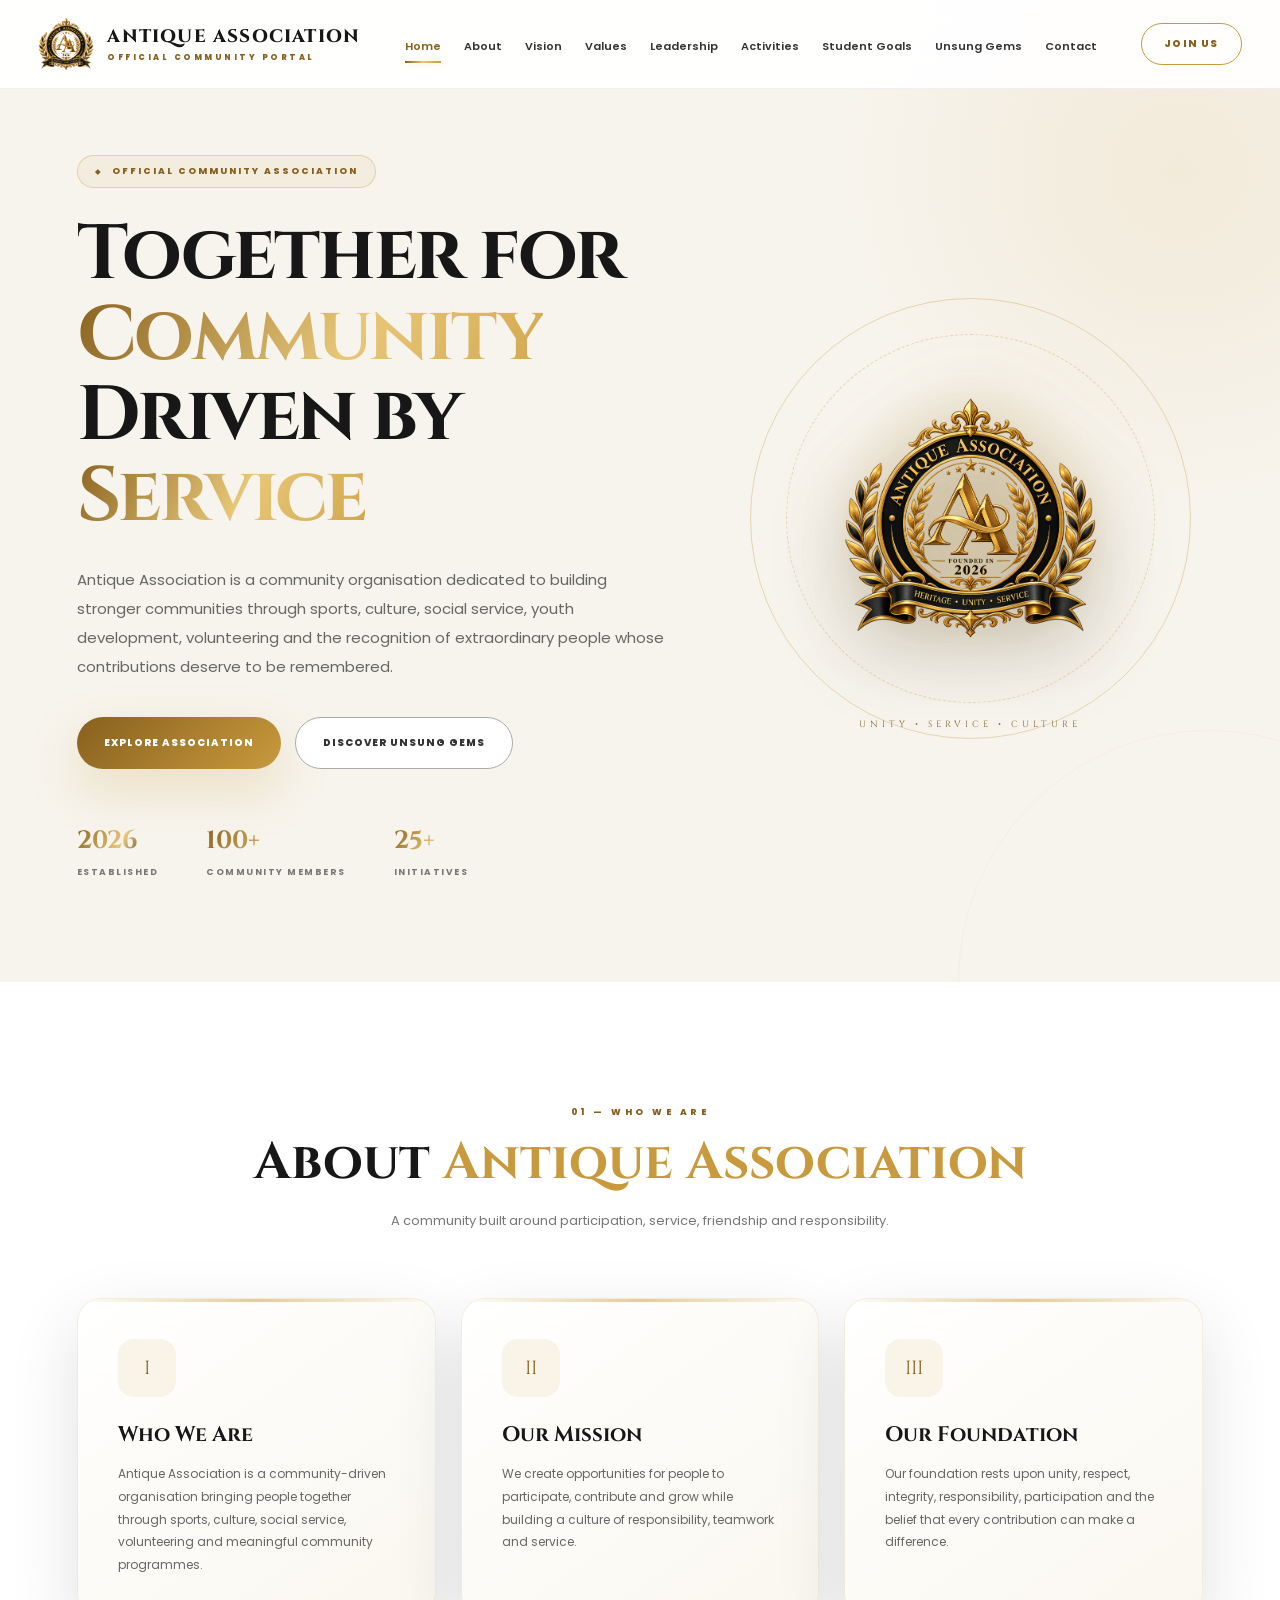
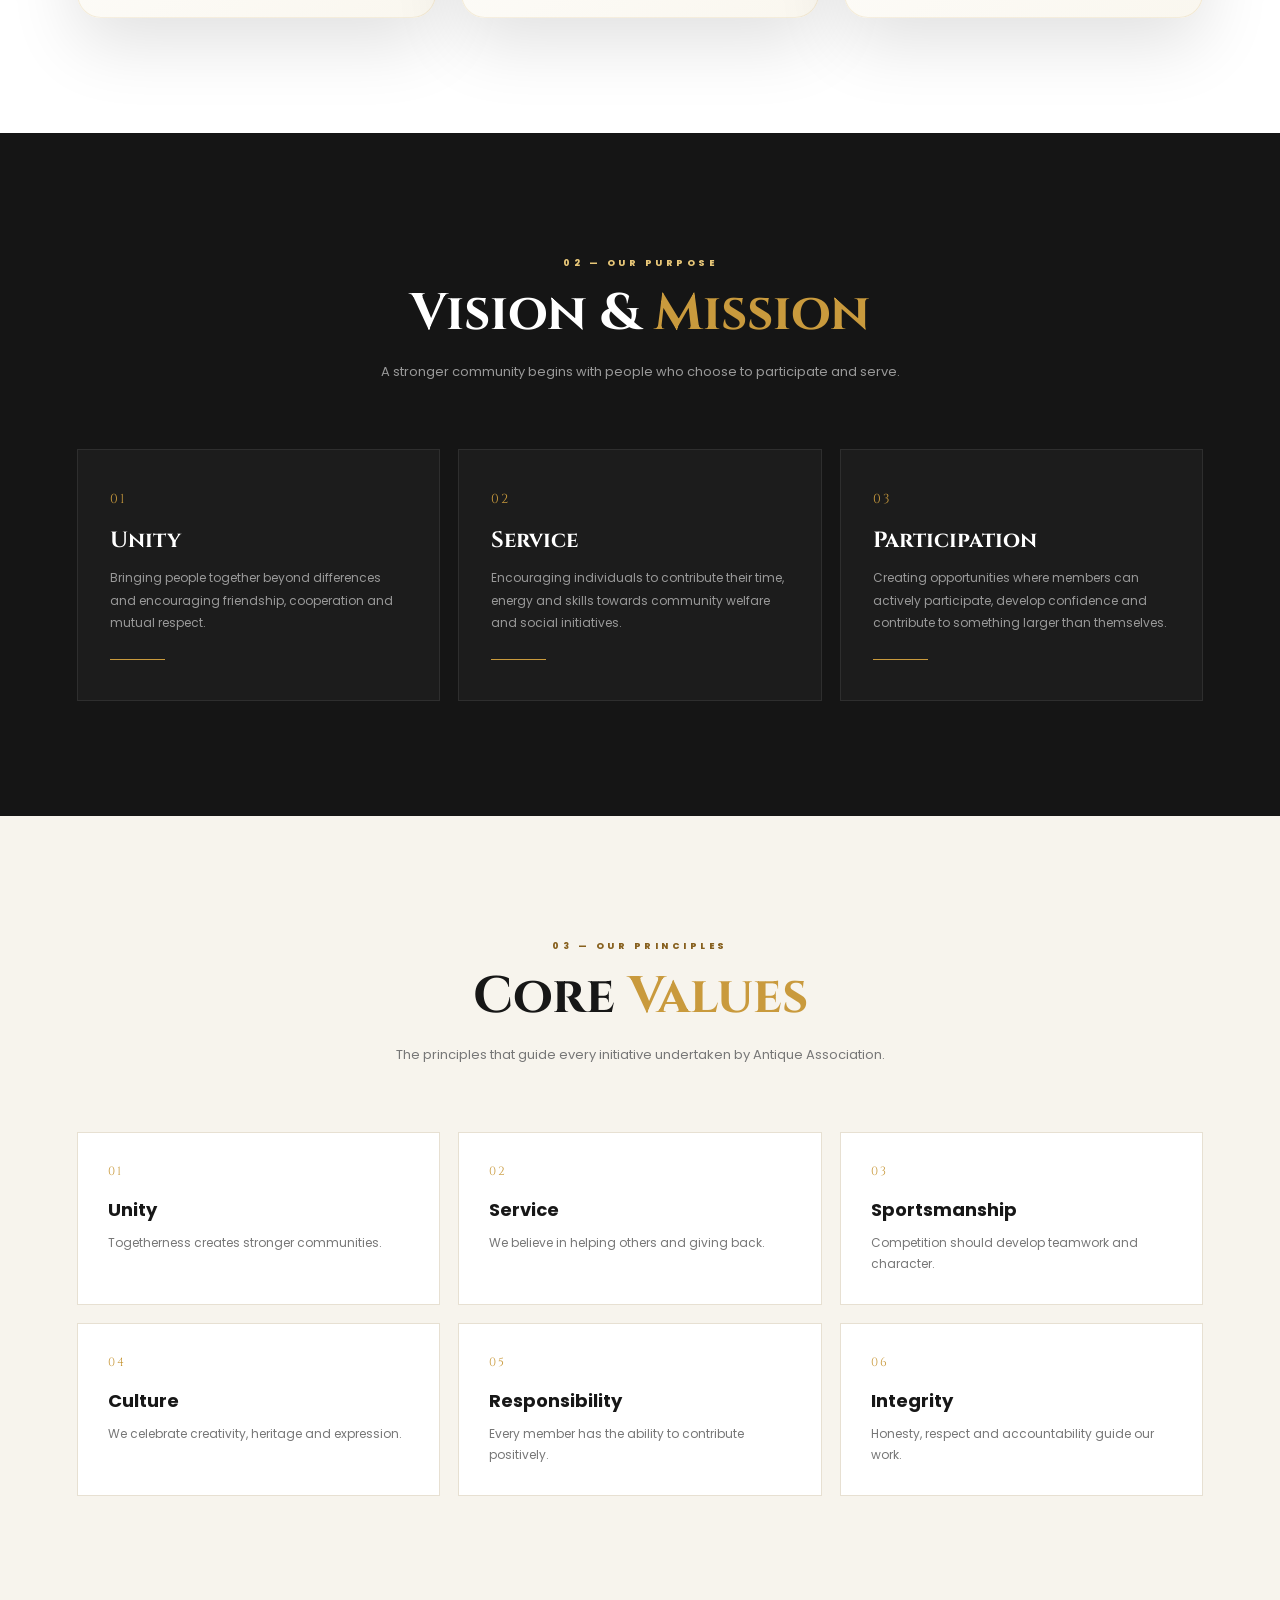
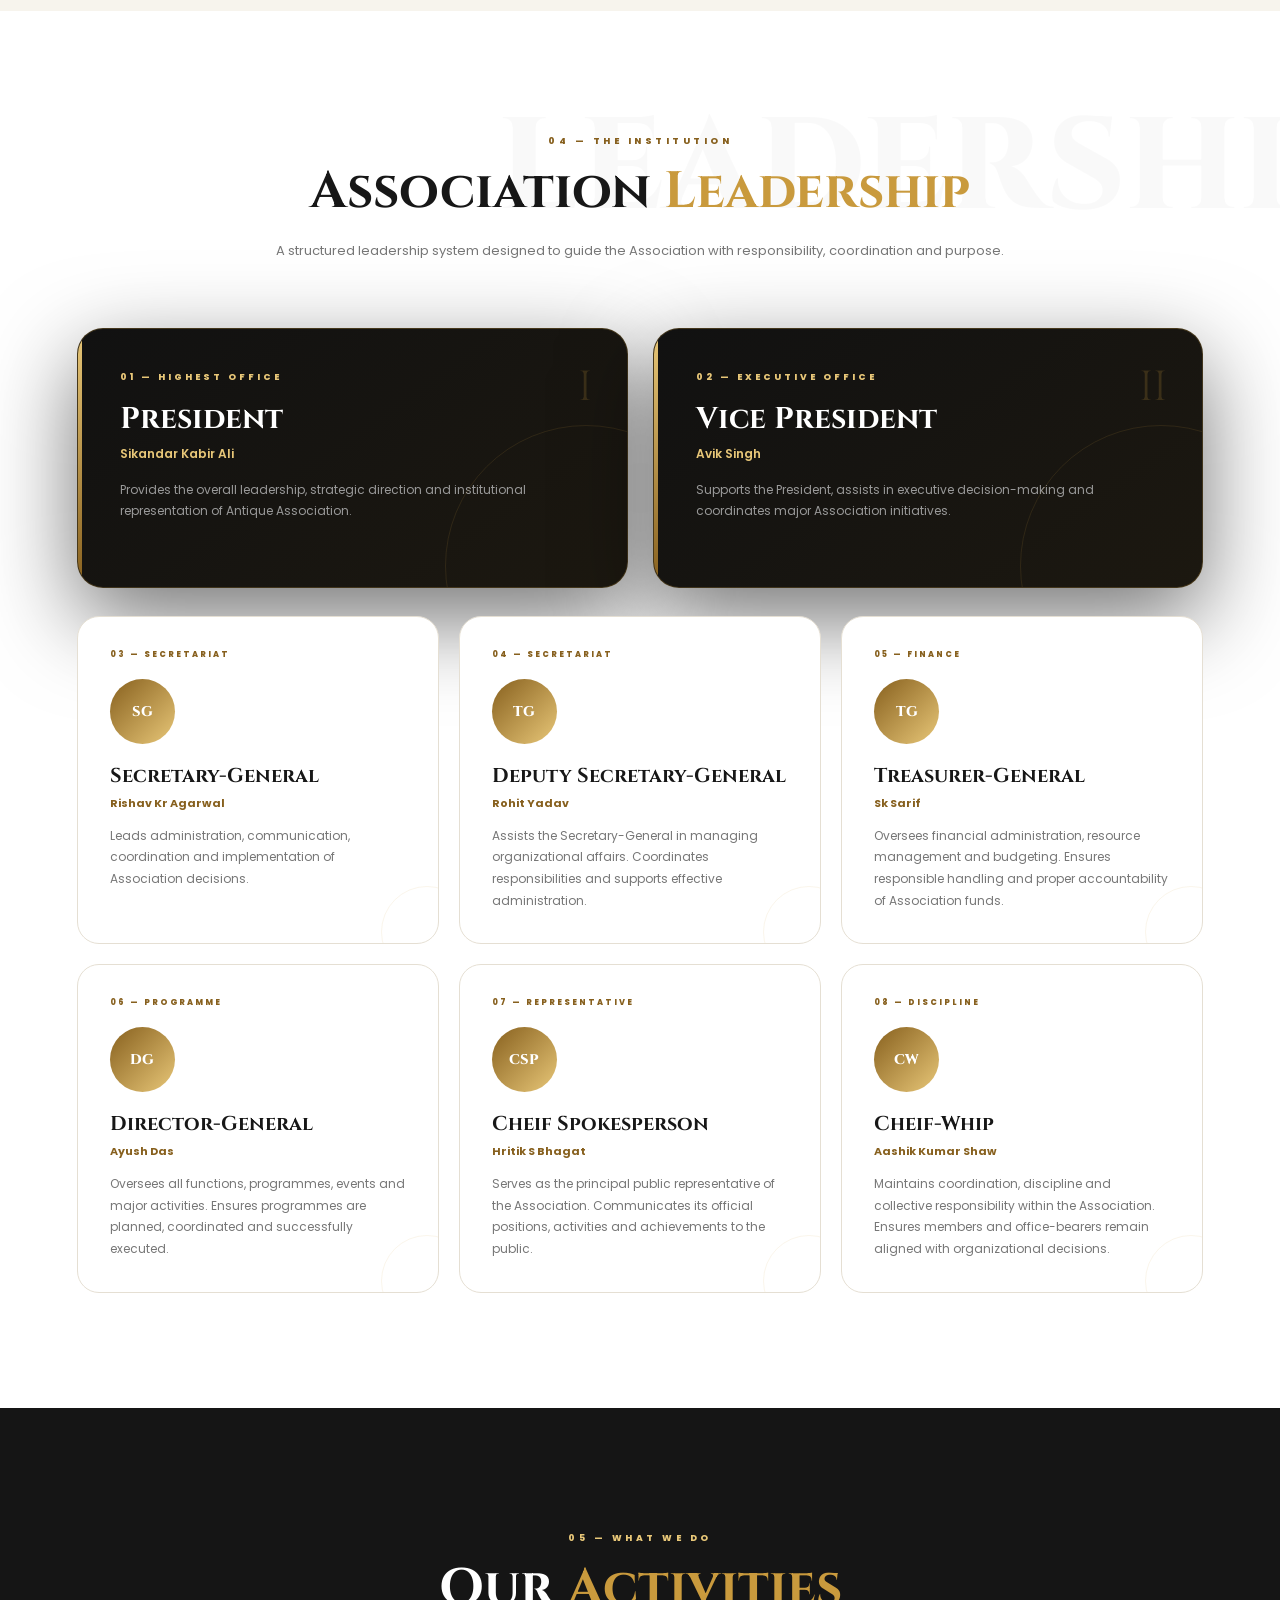
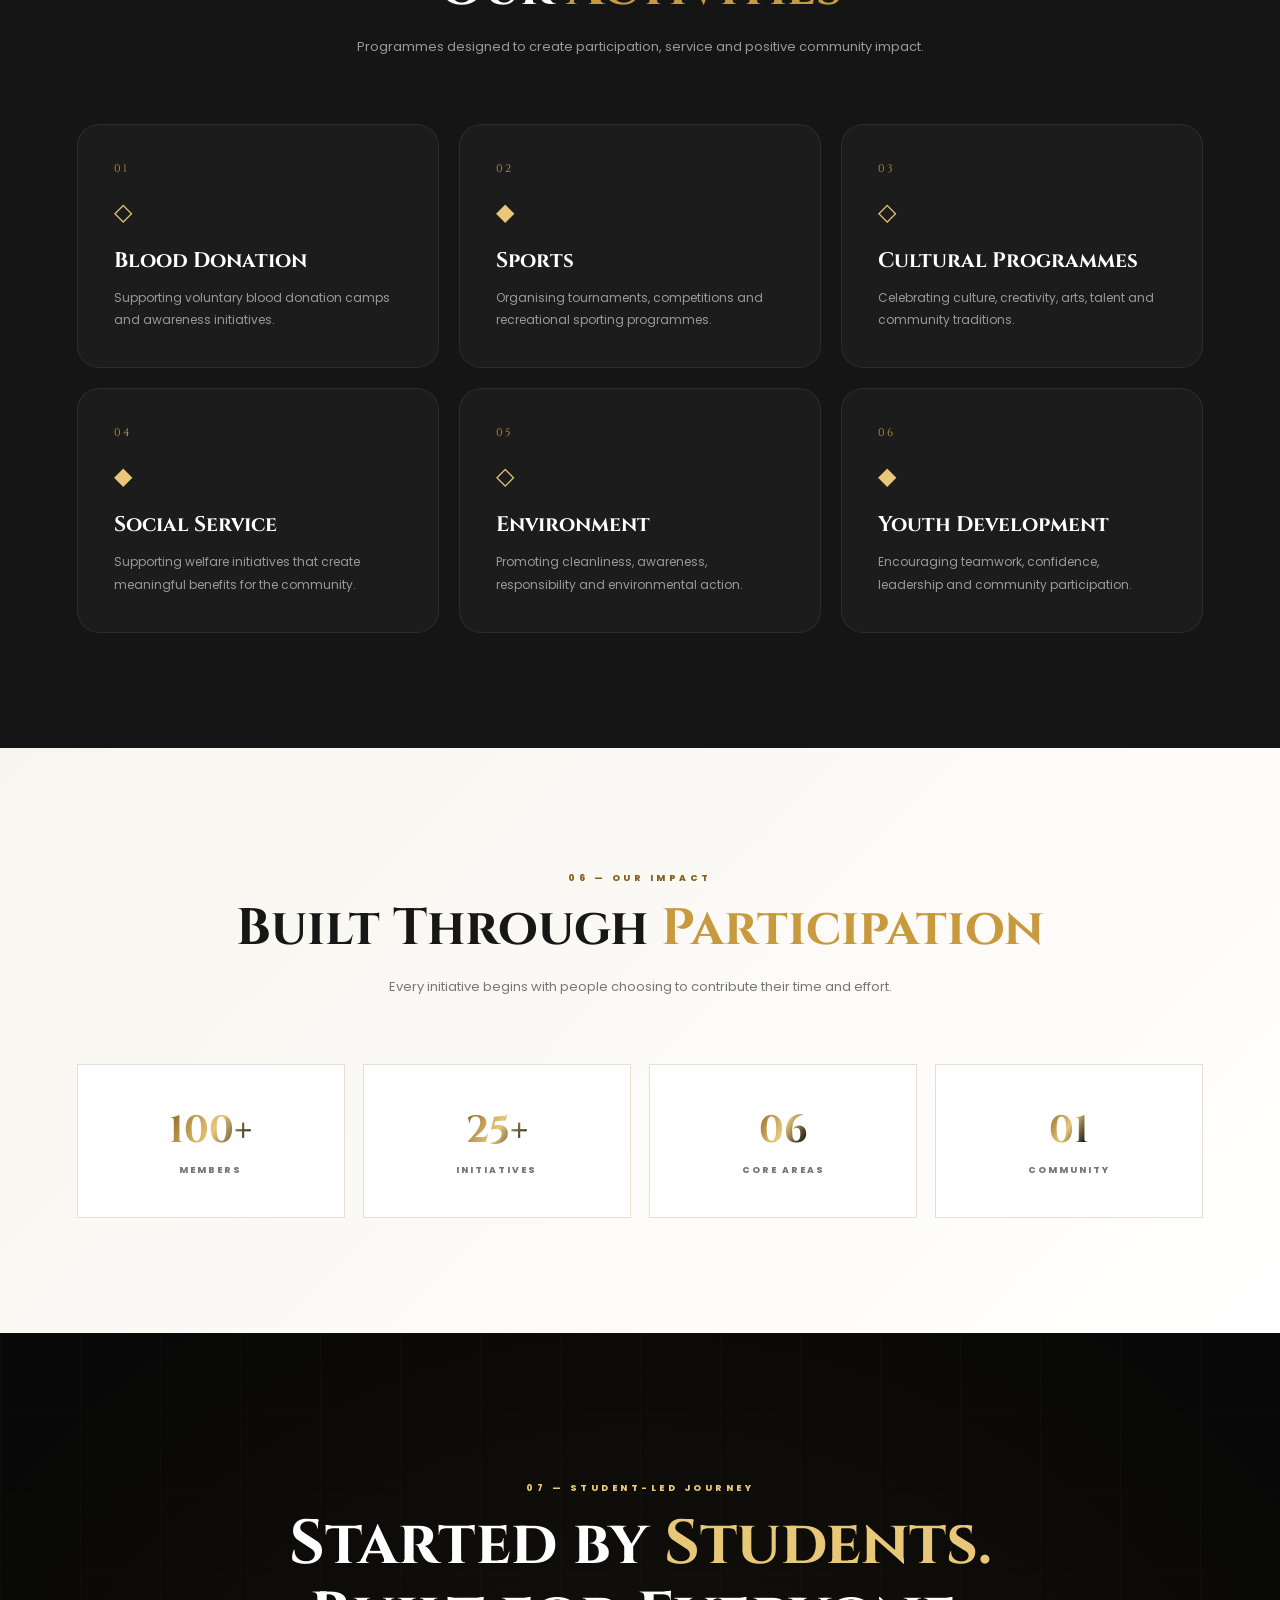
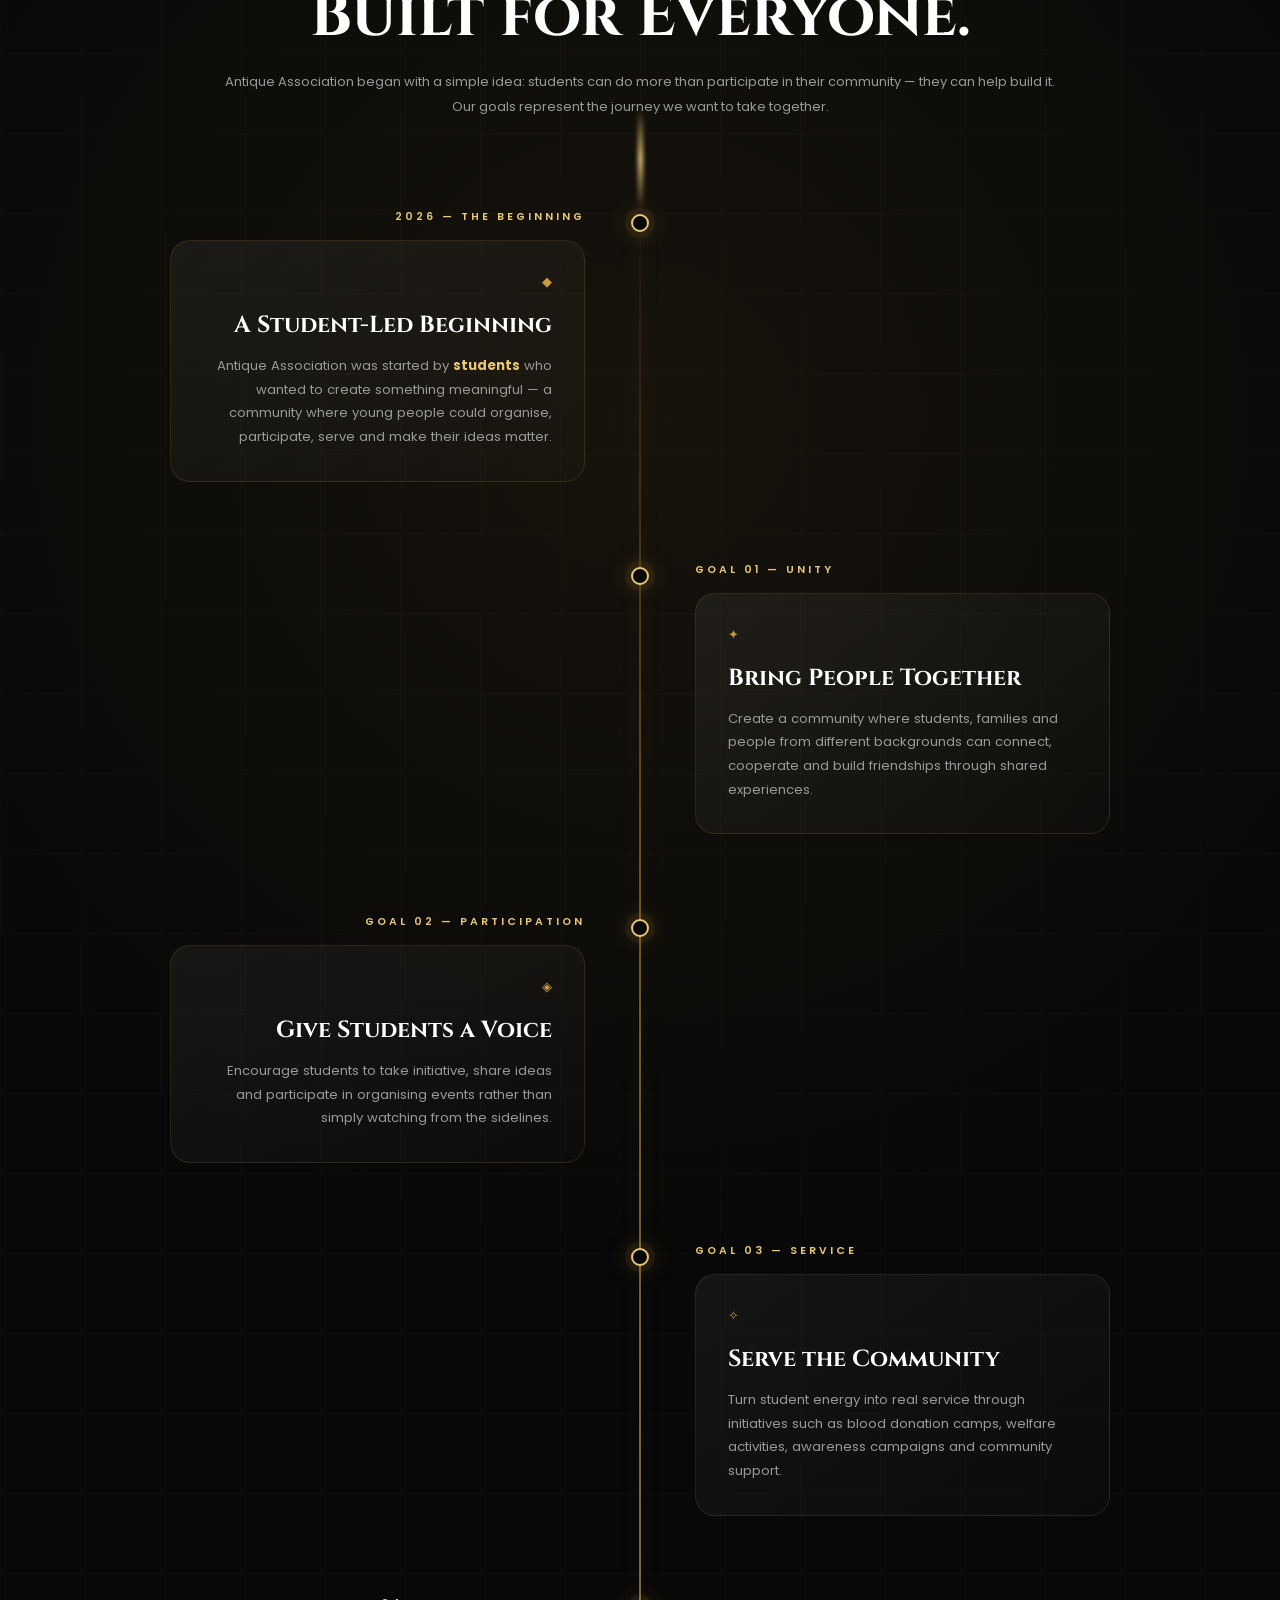
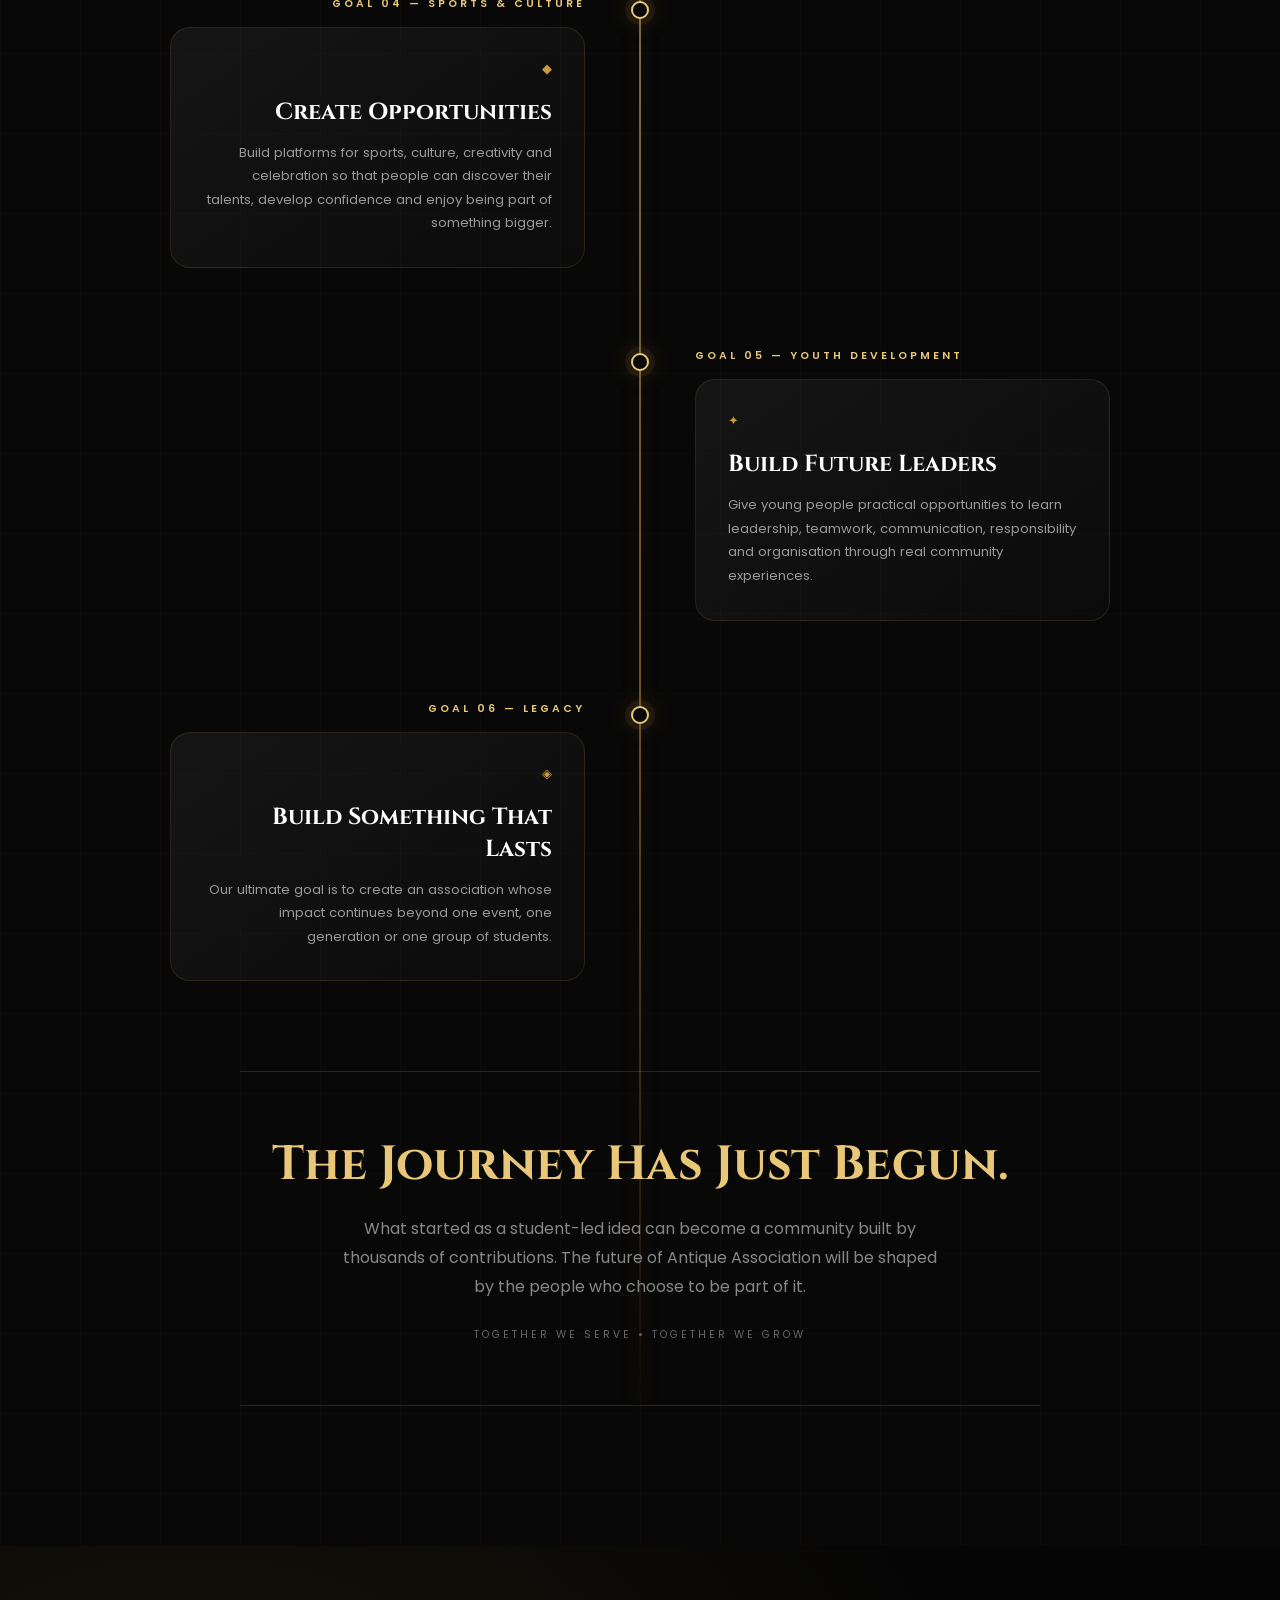
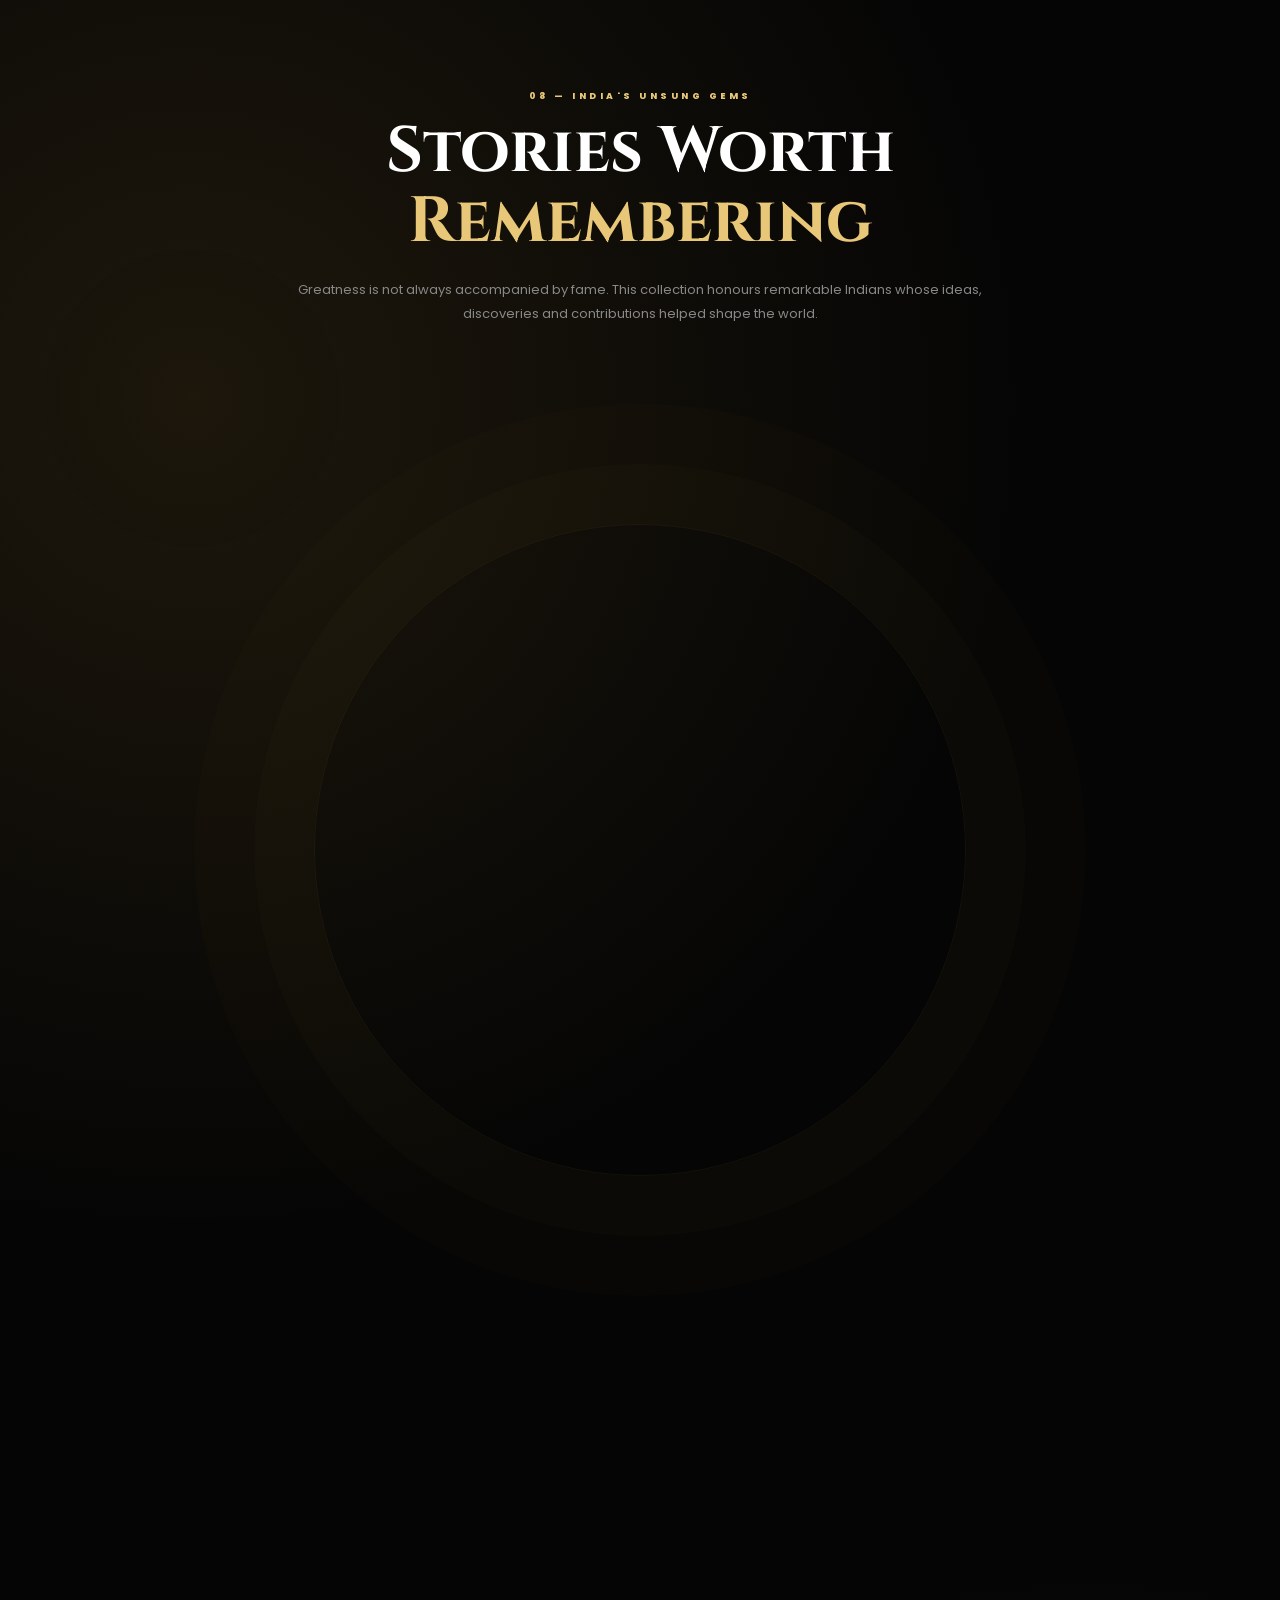
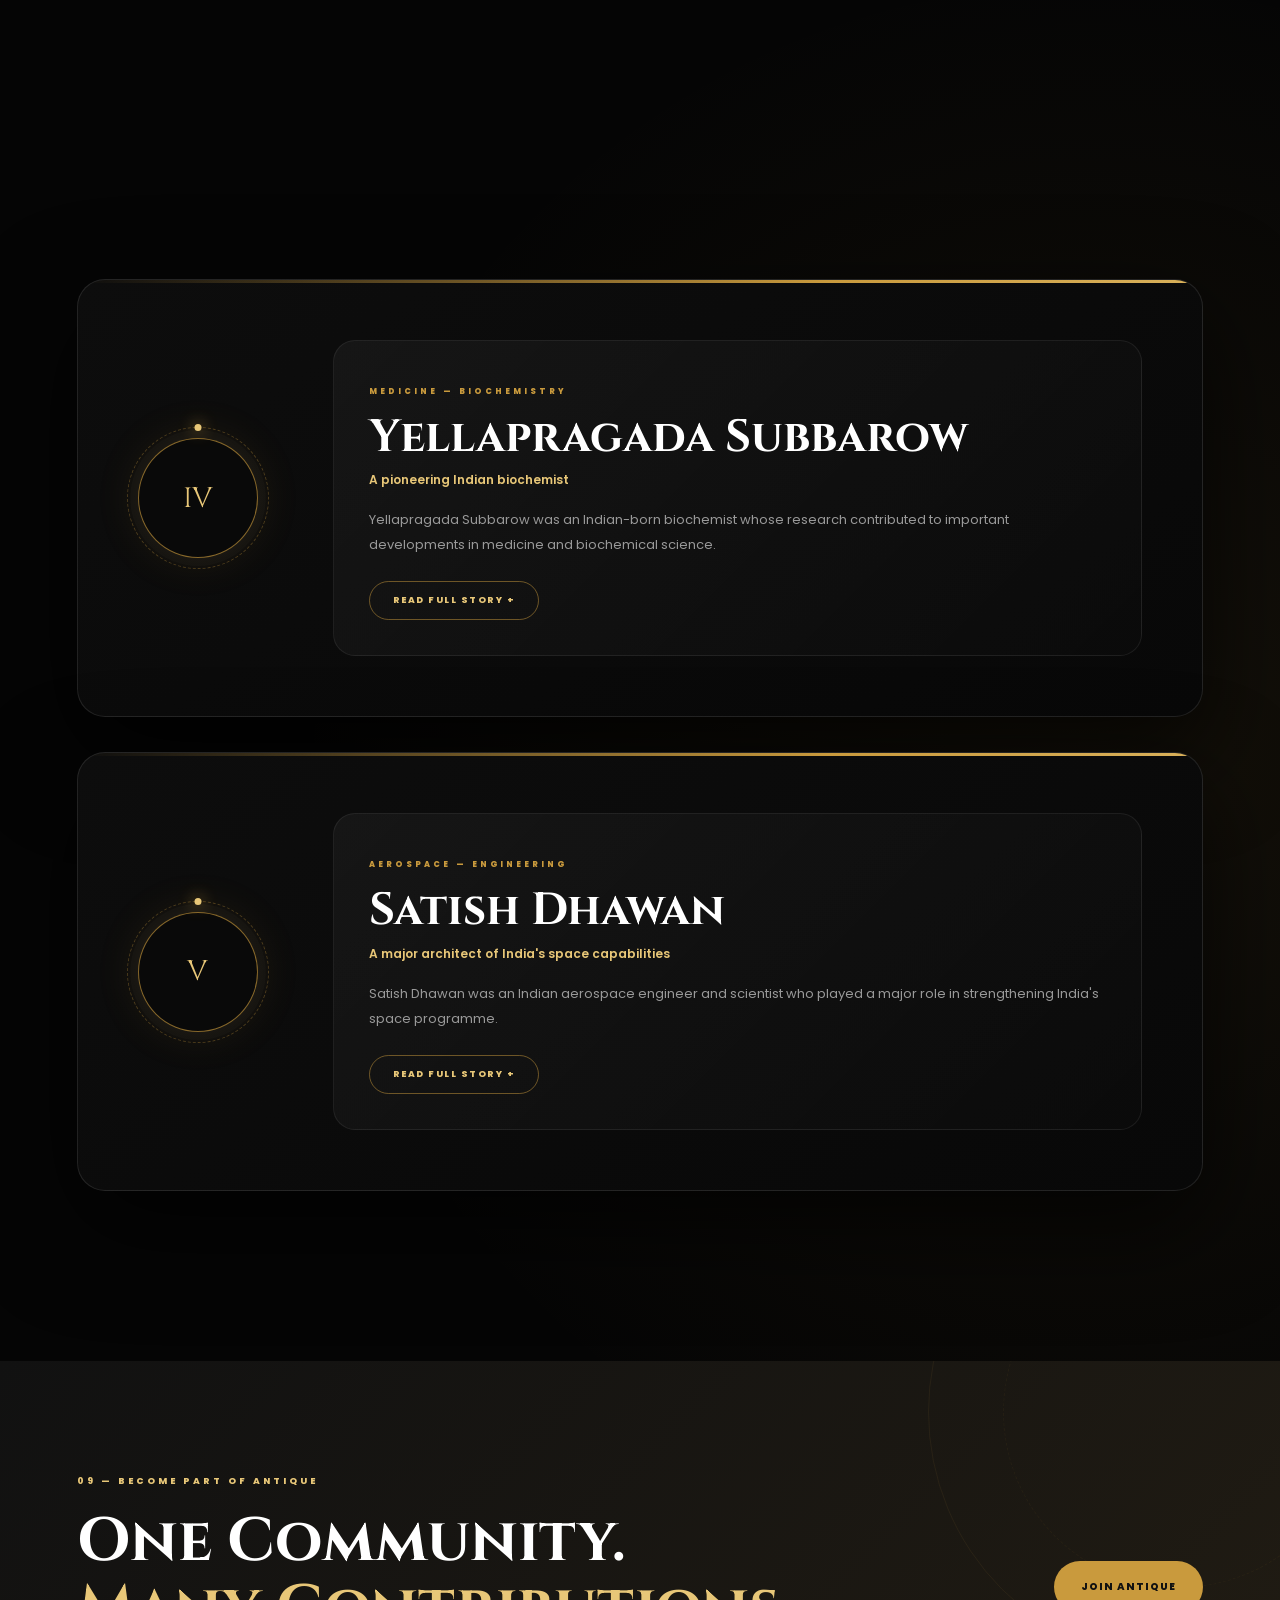
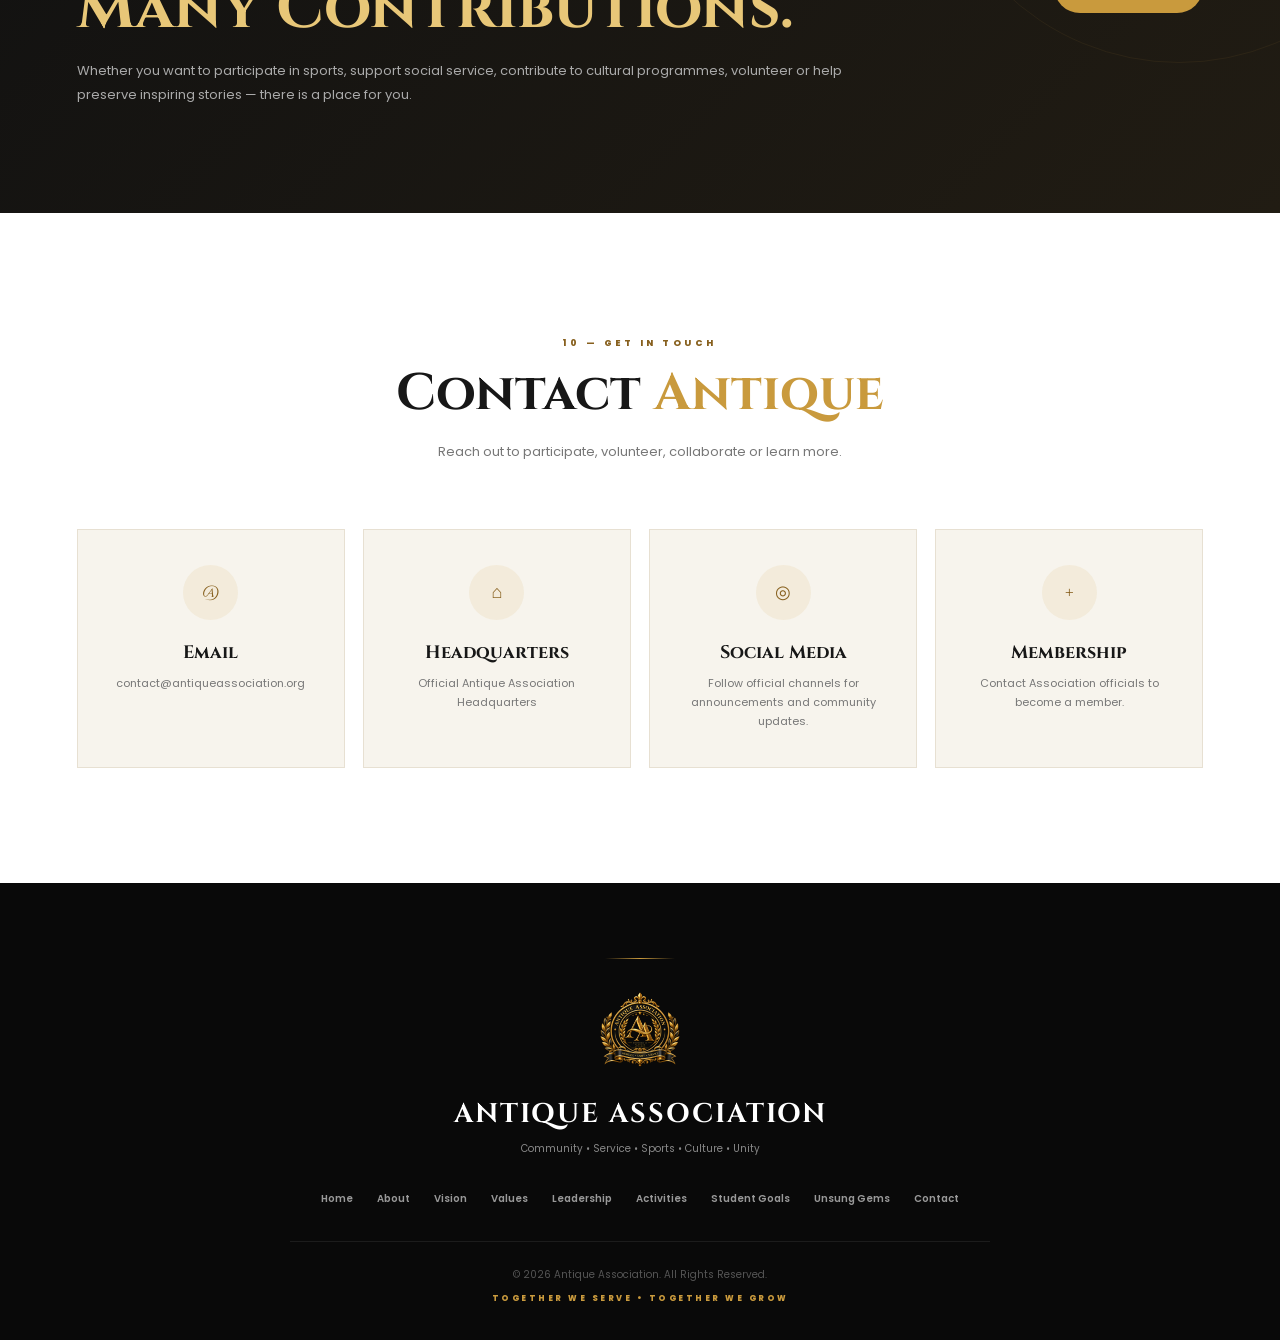
<file: index.html>
<!DOCTYPE html>
<html lang="en">
<head>
<meta charset="UTF-8">
<meta name="viewport" content="width=device-width, initial-scale=1.0">

<meta name="description"
content="Antique Association — A community organisation dedicated to service, sports, culture, unity and recognising India's unsung gems.">

<title>Antique Association | Official Portal</title>

<link rel="preconnect" href="https://fonts.googleapis.com">
<link rel="preconnect" href="https://fonts.gstatic.com" crossorigin>

<link href="https://fonts.googleapis.com/css2?family=Cinzel:wght@500;600;700;800&family=Poppins:wght@300;400;500;600;700;800&display=swap" rel="stylesheet">
<link rel="icon" type="image/png" href="ChatGPT Image Sep 1, 2026, 12_12_09 AM.png">
<style>

:root{
    --gold:#c99a3d;
    --gold-light:#e8c778;
    --gold-dark:#87601e;
    --black:#080808;
    --black-soft:#101010;
    --dark:#151515;
    --dark-card:#1b1b1b;
    --white:#ffffff;
    --cream:#f7f4ed;
    --grey:#777;
    --border:#e7e0d2;
    --shadow:0 25px 70px rgba(0,0,0,.12);
    --shadow-dark:0 30px 90px rgba(0,0,0,.55);
}

*{
    margin:0;
    padding:0;
    box-sizing:border-box;
}

html{
    scroll-behavior:smooth;
}

body{
    font-family:"Poppins",sans-serif;
    background:var(--cream);
    color:#171717;
    overflow-x:hidden;
}

a{
    color:inherit;
    text-decoration:none;
}

button{
    font-family:inherit;
}

img{
    max-width:100%;
}

::-webkit-scrollbar{
    width:8px;
}

::-webkit-scrollbar-track{
    background:#090909;
}

::-webkit-scrollbar-thumb{
    background:linear-gradient(
        180deg,
        var(--gold-light),
        var(--gold-dark)
    );
    border-radius:20px;
}

#progress{
    position:fixed;
    top:0;
    left:0;
    width:0;
    height:3px;
    background:linear-gradient(
        90deg,
        var(--gold-dark),
        var(--gold-light),
        var(--gold)
    );
    z-index:99999;
    box-shadow:0 0 12px rgba(201,154,61,.6);
}

/* =========================================================
   HEADER
========================================================= */

header{
    position:fixed;
    top:0;
    left:0;
    width:100%;
    z-index:5000;
    background:rgba(255,255,255,.93);
    backdrop-filter:blur(20px);
    border-bottom:1px solid rgba(0,0,0,.06);
    transition:.35s ease;
}

header.scrolled{
    box-shadow:0 15px 45px rgba(0,0,0,.13);
}

.navbar{
    width:min(1450px,94%);
    height:88px;
    margin:auto;
    display:flex;
    align-items:center;
    justify-content:space-between;
    gap:25px;
}

.logo{
    display:flex;
    align-items:center;
    gap:13px;
}

.logo img{
    width:56px;
    height:56px;
    object-fit:contain;
    transition:.5s cubic-bezier(.16,1,.3,1);
}

.logo:hover img{
    transform:scale(1.08) rotate(-4deg);
    filter:drop-shadow(0 0 12px rgba(201,154,61,.35));
}

.logo-text h1{
    font-family:"Cinzel",serif;
    font-size:18px;
    font-weight:800;
    letter-spacing:1.2px;
}

.logo-text p{
    color:var(--gold-dark);
    font-size:8px;
    font-weight:800;
    letter-spacing:2.5px;
    margin-top:3px;
}

/* =========================================================
   NAVIGATION
========================================================= */

.nav-links{
    list-style:none;
    display:flex;
    align-items:center;
    gap:23px;
}

.nav-links a{
    position:relative;
    color:#333;
    font-size:11px;
    font-weight:600;
    transition:.35s ease;
}

.nav-links a:hover,
.nav-links a.active{
    color:var(--gold-dark);
    transform:translateY(-1px);
}

.nav-links a::after{
    content:"";
    position:absolute;
    left:50%;
    bottom:-9px;
    width:0;
    height:2px;
    background:linear-gradient(
        90deg,
        var(--gold-dark),
        var(--gold-light),
        var(--gold)
    );
    transform:translateX(-50%);
    transition:.4s cubic-bezier(.16,1,.3,1);
    box-shadow:0 0 8px rgba(201,154,61,.35);
}

.nav-links a:hover::after,
.nav-links a.active::after{
    width:100%;
}

.nav-links a.active::after{
    animation:navShimmer 2.4s ease-in-out infinite;
}

@keyframes navShimmer{
    0%,100%{
        opacity:.65;
        transform:translateX(-50%) scaleX(.85);
    }
    50%{
        opacity:1;
        transform:translateX(-50%) scaleX(1);
        box-shadow:0 0 15px rgba(201,154,61,.7);
    }
}

.nav-button{
    position:relative;
    overflow:hidden;
    padding:12px 22px;
    border:1px solid var(--gold);
    border-radius:30px;
    color:var(--gold-dark);
    font-size:10px;
    font-weight:800;
    letter-spacing:1.2px;
    transition:.35s;
}

.nav-button::after,
.btn::after,
.read-more::after{
    content:"";
    position:absolute;
    top:0;
    left:-120%;
    width:70%;
    height:100%;
    background:linear-gradient(
        90deg,
        transparent,
        rgba(255,255,255,.4),
        transparent
    );
    transform:skewX(-20deg);
    transition:.7s;
}

.nav-button:hover::after,
.btn:hover::after,
.read-more:hover::after{
    left:150%;
}

.nav-button:hover{
    background:var(--gold);
    color:#fff;
    transform:translateY(-3px);
    box-shadow:0 12px 30px rgba(201,154,61,.25);
}

/* =========================================================
   MOBILE
========================================================= */

.menu-btn{
    display:none;
    width:44px;
    height:44px;
    border:1px solid #ddd;
    border-radius:12px;
    background:#fff;
    cursor:pointer;
}

.menu-btn span{
    display:block;
    width:21px;
    height:2px;
    background:#222;
    margin:4px auto;
    transition:.3s;
}

.navbar.mobile-open .menu-btn span:nth-child(1){
    transform:translateY(6px) rotate(45deg);
}

.navbar.mobile-open .menu-btn span:nth-child(2){
    opacity:0;
}

.navbar.mobile-open .menu-btn span:nth-child(3){
    transform:translateY(-6px) rotate(-45deg);
}

/* =========================================================
   HERO
========================================================= */

.hero{
    min-height:100vh;
    padding:155px 6% 100px;
    display:grid;
    grid-template-columns:1.12fr .88fr;
    align-items:center;
    gap:70px;
    position:relative;
    overflow:hidden;
}

.hero::before{
    content:"";
    position:absolute;
    width:700px;
    height:700px;
    border-radius:50%;
    background:radial-gradient(
        circle,
        rgba(201,154,61,.11),
        transparent 70%
    );
    right:-250px;
    top:-180px;
    pointer-events:none;
    animation:heroGlow 8s ease-in-out infinite;
}

.hero::after{
    content:"";
    position:absolute;
    width:500px;
    height:500px;
    border:1px solid rgba(201,154,61,.06);
    border-radius:50%;
    right:-180px;
    bottom:-250px;
    animation:heroOrbit 20s linear infinite;
}

@keyframes heroGlow{
    0%,100%{
        transform:scale(1);
        opacity:.7;
    }
    50%{
        transform:scale(1.12);
        opacity:1;
    }
}

@keyframes heroOrbit{
    to{
        transform:rotate(360deg);
    }
}

.hero-content{
    max-width:800px;
    position:relative;
    z-index:2;
}

.hero-tag{
    display:inline-flex;
    align-items:center;
    gap:10px;
    padding:9px 17px;
    border:1px solid rgba(201,154,61,.35);
    border-radius:30px;
    background:rgba(201,154,61,.07);
    color:var(--gold-dark);
    font-size:9px;
    font-weight:800;
    letter-spacing:2px;
    margin-bottom:27px;
    animation:heroTagIn .9s cubic-bezier(.16,1,.3,1) both;
}

.hero-tag::before{
    content:"◆";
    font-size:7px;
    animation:diamondPulse 2s ease-in-out infinite;
}

@keyframes diamondPulse{
    0%,100%{
        transform:scale(1);
    }
    50%{
        transform:scale(1.5) rotate(45deg);
    }
}

.hero h2{
    font-family:"Cinzel",serif;
    font-size:clamp(45px,6vw,82px);
    line-height:1.05;
    letter-spacing:-2.5px;
    margin-bottom:27px;
    animation:heroTitleIn 1.1s .12s cubic-bezier(.16,1,.3,1) both;
}

.gold-text{
    background:linear-gradient(
        120deg,
        var(--gold-dark),
        var(--gold-light),
        var(--gold),
        var(--gold-light),
        var(--gold-dark)
    );
    background-size:250% auto;
    -webkit-background-clip:text;
    background-clip:text;
    color:transparent;
    animation:goldFlow 5s linear infinite;
}

@keyframes goldFlow{
    0%{
        background-position:0% center;
    }
    50%{
        background-position:100% center;
    }
    100%{
        background-position:0% center;
    }
}

.hero-description{
    max-width:700px;
    color:#666;
    font-size:15px;
    line-height:1.95;
    animation:heroContentIn 1s .25s cubic-bezier(.16,1,.3,1) both;
}

.hero-buttons{
    display:flex;
    flex-wrap:wrap;
    gap:14px;
    margin-top:35px;
    animation:heroContentIn 1s .38s cubic-bezier(.16,1,.3,1) both;
}

.btn{
    min-height:52px;
    padding:0 27px;
    display:inline-flex;
    align-items:center;
    justify-content:center;
    position:relative;
    overflow:hidden;
    border-radius:50px;
    font-size:10px;
    font-weight:800;
    letter-spacing:1px;
    transition:.35s cubic-bezier(.16,1,.3,1);
}

.btn-gold{
    color:#fff;
    background:linear-gradient(
        135deg,
        var(--gold-dark),
        var(--gold),
        var(--gold-light)
    );
    background-size:200% 200%;
    box-shadow:0 20px 50px rgba(201,154,61,.25);
}

.btn-gold:hover{
    transform:translateY(-5px) scale(1.02);
    background-position:100% 50%;
    box-shadow:
        0 25px 65px rgba(201,154,61,.35),
        0 0 25px rgba(201,154,61,.15);
}

.btn-outline{
    background:#fff;
    border:1px solid #aaa;
    color:#333;
}

.btn-outline:hover{
    border-color:var(--gold);
    color:var(--gold-dark);
    transform:translateY(-5px);
    box-shadow:0 15px 35px rgba(0,0,0,.08);
}

.hero-stats{
    display:flex;
    gap:48px;
    margin-top:55px;
    animation:heroContentIn 1s .52s cubic-bezier(.16,1,.3,1) both;
}

.hero-stat strong{
    display:block;
    font-family:"Cinzel",serif;
    font-size:25px;
}

.hero-stat span{
    color:#777;
    font-size:9px;
    font-weight:700;
    letter-spacing:1.5px;
}

/* =========================================================
   COUNTERS
========================================================= */

.counter,
.year-counter,
.impact-number{
    display:inline-block;
    background:linear-gradient(
        120deg,
        var(--gold-dark) 0%,
        var(--gold-light) 25%,
        #111 45%,
        var(--gold) 65%,
        var(--gold-light) 85%,
        var(--gold-dark) 100%
    );
    background-size:250% auto;
    -webkit-background-clip:text;
    background-clip:text;
    -webkit-text-fill-color:transparent;
    animation:
        counterMetallic 4s linear infinite,
        counterGlow 2.8s ease-in-out infinite;
}

@keyframes counterMetallic{
    0%{
        background-position:0% center;
    }
    50%{
        background-position:100% center;
    }
    100%{
        background-position:0% center;
    }
}

@keyframes counterGlow{
    0%,100%{
        filter:drop-shadow(0 0 0 rgba(201,154,61,0));
    }
    50%{
        filter:drop-shadow(0 0 12px rgba(201,154,61,.35));
    }
}

/* =========================================================
   HERO VISUAL
========================================================= */

.hero-visual{
    display:flex;
    align-items:center;
    justify-content:center;
    position:relative;
    animation:heroVisualIn 1.2s .15s cubic-bezier(.16,1,.3,1) both;
}

.logo-stage{
    position:relative;
    width:min(450px,80vw);
    aspect-ratio:1;
    display:grid;
    place-items:center;
}

.logo-stage::before,
.logo-stage::after{
    content:"";
    position:absolute;
    border-radius:50%;
    border:1px solid rgba(201,154,61,.35);
}

.logo-stage::before{
    inset:1%;
    animation:spin 30s linear infinite;
}

.logo-stage::after{
    inset:9%;
    border-style:dashed;
    animation:spinReverse 22s linear infinite;
}

.logo-halo{
    position:absolute;
    inset:18%;
    border-radius:50%;
    background:radial-gradient(
        circle,
        rgba(201,154,61,.22),
        transparent 70%
    );
    animation:haloPulse 4s ease-in-out infinite;
}

@keyframes haloPulse{
    0%,100%{
        transform:scale(.95);
        opacity:.7;
    }
    50%{
        transform:scale(1.06);
        opacity:1;
    }
}

.hero-logo{
    position:relative;
    width:58%;
    max-width:280px;
    object-fit:contain;
    filter:
        drop-shadow(0 25px 40px rgba(0,0,0,.2))
        drop-shadow(0 0 35px rgba(201,154,61,.2));
    animation:floatLogo 5s ease-in-out infinite;
}

.logo-caption{
    position:absolute;
    bottom:3%;
    width:100%;
    text-align:center;
    font-family:"Cinzel",serif;
    font-size:9px;
    letter-spacing:4px;
    color:#806020;
    animation:captionPulse 3s ease-in-out infinite;
}

@keyframes captionPulse{
    0%,100%{opacity:.65;}
    50%{opacity:1;}
}

@keyframes spin{
    to{transform:rotate(360deg);}
}

@keyframes spinReverse{
    to{transform:rotate(-360deg);}
}

@keyframes floatLogo{
    0%,100%{
        transform:translateY(0);
    }
    50%{
        transform:translateY(-14px);
    }
}

@keyframes heroTagIn{
    from{
        opacity:0;
        transform:translateY(20px);
        filter:blur(6px);
    }
    to{
        opacity:1;
        transform:translateY(0);
        filter:blur(0);
    }
}

@keyframes heroTitleIn{
    from{
        opacity:0;
        transform:translateY(45px);
        filter:blur(8px);
    }
    to{
        opacity:1;
        transform:translateY(0);
        filter:blur(0);
    }
}

@keyframes heroContentIn{
    from{
        opacity:0;
        transform:translateY(28px);
        filter:blur(5px);
    }
    to{
        opacity:1;
        transform:translateY(0);
        filter:blur(0);
    }
}

@keyframes heroVisualIn{
    from{
        opacity:0;
        transform:translateY(30px) scale(.88);
        filter:blur(8px);
    }
    to{
        opacity:1;
        transform:translateY(0) scale(1);
        filter:blur(0);
    }
}

/* =========================================================
   GENERAL
========================================================= */

.section{
    padding:115px 6%;
}

.white-section{
    background:#fff;
}

.cream-section{
    background:var(--cream);
}

.dark-section{
    background:var(--dark);
    color:#fff;
}

.container{
    width:min(1350px,100%);
    margin:auto;
}

.section-heading{
    max-width:820px;
    text-align:center;
    margin:0 auto 65px;
}

.section-label{
    display:inline-block;
    color:var(--gold-dark);
    font-size:9px;
    font-weight:800;
    letter-spacing:3.5px;
    margin-bottom:14px;
}

.section-heading h2{
    font-family:"Cinzel",serif;
    font-size:clamp(34px,4vw,54px);
    line-height:1.18;
    margin-bottom:16px;
}

.section-heading h2 span{
    color:var(--gold);
}

.section-heading p{
    color:#777;
    font-size:13px;
    line-height:1.85;
}

.dark-heading h2{
    color:#fff;
}

.dark-heading p{
    color:#999;
}

.dark-heading .section-label{
    color:var(--gold-light);
}

/* =========================================================
   REVEAL
========================================================= */

.reveal{
    opacity:0;
    transform:translateY(45px) scale(.97);
    filter:blur(5px);
    transition:
        opacity 1s cubic-bezier(.16,1,.3,1),
        transform 1s cubic-bezier(.16,1,.3,1),
        filter 1s cubic-bezier(.16,1,.3,1);
}

.reveal.show{
    opacity:1;
    transform:translateY(0) scale(1);
    filter:blur(0);
}

/* =========================================================
   STAGGER
========================================================= */

.about-card:nth-child(2),
.vision-card:nth-child(2),
.value-card:nth-child(2),
.leader:nth-child(2),
.activity:nth-child(2),
.contact-card:nth-child(2),
.impact-card:nth-child(2){
    transition-delay:.08s;
}

.about-card:nth-child(3),
.vision-card:nth-child(3),
.value-card:nth-child(3),
.leader:nth-child(3),
.activity:nth-child(3),
.contact-card:nth-child(3),
.impact-card:nth-child(3){
    transition-delay:.16s;
}

.value-card:nth-child(4),
.leader:nth-child(4),
.activity:nth-child(4),
.contact-card:nth-child(4),
.impact-card:nth-child(4){
    transition-delay:.24s;
}

.value-card:nth-child(5),
.leader:nth-child(5),
.activity:nth-child(5){
    transition-delay:.32s;
}

.value-card:nth-child(6),
.leader:nth-child(6),
.activity:nth-child(6){
    transition-delay:.40s;
}

/* =========================================================
   ABOUT
========================================================= */

.about-grid{
    display:grid;
    grid-template-columns:repeat(3,1fr);
    gap:25px;
}

.about-card{
    position:relative;
    padding:40px;
    background:linear-gradient(145deg,#fff,#faf7ef);
    border:1px solid rgba(201,154,61,.16);
    border-radius:24px;
    box-shadow:var(--shadow);
    overflow:hidden;
    transition:.5s cubic-bezier(.16,1,.3,1);
}

.about-card::before{
    content:"";
    position:absolute;
    top:0;
    left:-120%;
    width:80%;
    height:100%;
    background:linear-gradient(
        100deg,
        transparent,
        rgba(201,154,61,.08),
        transparent
    );
    transform:skewX(-18deg);
    transition:.8s;
}

.about-card:hover::before{
    left:140%;
}

.about-card::after{
    content:"";
    position:absolute;
    top:0;
    left:0;
    width:100%;
    height:3px;
    background:linear-gradient(
        90deg,
        transparent,
        var(--gold),
        transparent
    );
    opacity:.5;
}

.about-card:hover{
    transform:translateY(-12px);
    border-color:rgba(201,154,61,.5);
    box-shadow:
        0 35px 80px rgba(0,0,0,.14),
        0 0 30px rgba(201,154,61,.08);
}

.card-symbol{
    width:58px;
    height:58px;
    display:grid;
    place-items:center;
    border-radius:16px;
    background:rgba(201,154,61,.1);
    color:var(--gold-dark);
    font-family:"Cinzel",serif;
    font-size:19px;
    margin-bottom:24px;
    transition:.45s;
}

.about-card:hover .card-symbol{
    transform:rotate(8deg) scale(1.08);
    background:rgba(201,154,61,.17);
    box-shadow:0 0 25px rgba(201,154,61,.12);
}

.about-card h3{
    font-family:"Cinzel",serif;
    font-size:21px;
    margin-bottom:14px;
}

.about-card p{
    color:#666;
    font-size:12px;
    line-height:1.9;
}

/* =========================================================
   VISION
========================================================= */

.vision-wrapper{
    display:grid;
    grid-template-columns:1fr 1fr 1fr;
    gap:18px;
}

.vision-card{
    position:relative;
    padding:40px 32px;
    background:#1c1c1c;
    border:1px solid rgba(255,255,255,.08);
    transition:.5s cubic-bezier(.16,1,.3,1);
    overflow:hidden;
}

.vision-card::before,
.activity::before{
    content:"";
    position:absolute;
    top:0;
    left:-120%;
    width:75%;
    height:100%;
    background:linear-gradient(
        100deg,
        transparent,
        rgba(201,154,61,.08),
        transparent
    );
    transform:skewX(-20deg);
    transition:.8s;
}

.vision-card:hover::before,
.activity:hover::before{
    left:140%;
}

.vision-card:hover{
    transform:translateY(-10px);
    border-color:rgba(201,154,61,.55);
    box-shadow:0 25px 60px rgba(0,0,0,.25);
}

.vision-number{
    font-family:"Cinzel",serif;
    color:var(--gold);
    font-size:13px;
    letter-spacing:2px;
}

.vision-card h3{
    font-family:"Cinzel",serif;
    font-size:22px;
    margin:18px 0 12px;
}

.vision-card p{
    color:#999;
    font-size:12px;
    line-height:1.85;
}

.vision-line{
    width:55px;
    height:1px;
    background:var(--gold);
    margin-top:25px;
    transition:.5s;
}

.vision-card:hover .vision-line{
    width:100px;
    box-shadow:0 0 12px rgba(201,154,61,.5);
}

/* =========================================================
   VALUES
========================================================= */

.values-grid{
    display:grid;
    grid-template-columns:repeat(3,1fr);
    gap:18px;
}

.value-card{
    position:relative;
    padding:30px;
    border:1px solid var(--border);
    background:#fff;
    overflow:hidden;
    transition:.5s cubic-bezier(.16,1,.3,1);
}

.value-card::before,
.leader::before,
.impact-card::before,
.contact-card::before{
    content:"";
    position:absolute;
    top:0;
    left:-120%;
    width:70%;
    height:100%;
    background:linear-gradient(
        100deg,
        transparent,
        rgba(201,154,61,.07),
        transparent
    );
    transform:skewX(-20deg);
    transition:.8s;
}

.value-card:hover::before,
.leader:hover::before,
.impact-card:hover::before,
.contact-card:hover::before{
    left:140%;
}

.value-card:hover{
    transform:translateY(-9px);
    border-color:var(--gold);
    box-shadow:var(--shadow);
}

.value-number{
    color:var(--gold);
    font-family:"Cinzel",serif;
    font-size:12px;
    letter-spacing:2px;
}

.value-card h3{
    font-size:18px;
    margin:17px 0 9px;
}

.value-card p{
    color:#777;
    font-size:12px;
    line-height:1.75;
}

/* =========================================================
   LEADERSHIP
========================================================= */

.leadership-section{
    position:relative;
    overflow:hidden;
}

.leadership-section::before{
    content:"LEADERSHIP";
    position:absolute;
    right:-100px;
    top:70px;
    font-family:"Cinzel",serif;
    font-size:130px;
    font-weight:800;
    color:rgba(0,0,0,.025);
    pointer-events:none;
}

.executive-grid{
    display:grid;
    grid-template-columns:1fr 1fr;
    gap:25px;
    margin-bottom:28px;
}

.executive{
    position:relative;
    padding:42px;
    min-height:260px;
    border-radius:26px;
    background:linear-gradient(145deg,#111,#1c1810);
    color:#fff;
    overflow:hidden;
    border:1px solid rgba(201,154,61,.25);
    box-shadow:var(--shadow-dark);
    transition:.5s cubic-bezier(.16,1,.3,1);
}

.executive:hover{
    transform:translateY(-12px) scale(1.01);
    border-color:rgba(232,199,120,.65);
    box-shadow:
        0 40px 100px rgba(0,0,0,.65),
        0 0 35px rgba(201,154,61,.08);
}

.executive::before{
    content:"";
    position:absolute;
    width:280px;
    height:280px;
    border-radius:50%;
    border:1px solid rgba(201,154,61,.13);
    right:-100px;
    bottom:-120px;
    transition:1s;
}

.executive:hover::before{
    transform:rotate(30deg) scale(1.15);
}

.executive::after{
    content:"";
    position:absolute;
    left:0;
    top:0;
    width:4px;
    height:100%;
    background:linear-gradient(
        180deg,
        var(--gold-light),
        var(--gold-dark)
    );
}

.rank{
    color:var(--gold-light);
    font-size:9px;
    font-weight:800;
    letter-spacing:3px;
}

.executive-symbol{
    position:absolute;
    right:35px;
    top:30px;
    font-family:"Cinzel",serif;
    font-size:42px;
    color:rgba(201,154,61,.2);
    transition:.5s;
}

.executive:hover .executive-symbol{
    color:rgba(201,154,61,.35);
    transform:scale(1.1) rotate(5deg);
}

.executive h3{
    font-family:"Cinzel",serif;
    font-size:30px;
    margin:15px 0 6px;
}

.executive h4{
    color:var(--gold-light);
    font-size:12px;
    font-weight:600;
    margin-bottom:16px;
}

.executive p{
    color:#999;
    font-size:12px;
    line-height:1.8;
    max-width:550px;
}

.leadership-grid{
    display:grid;
    grid-template-columns:repeat(3,1fr);
    gap:20px;
}

.leader{
    position:relative;
    padding:32px;
    background:#fff;
    border:1px solid #e5dfd3;
    border-radius:22px;
    transition:.5s cubic-bezier(.16,1,.3,1);
    overflow:hidden;
}

.leader:hover{
    transform:translateY(-10px);
    border-color:var(--gold);
    box-shadow:var(--shadow);
}

.leader::after{
    content:"";
    position:absolute;
    width:90px;
    height:90px;
    border-radius:50%;
    border:1px solid rgba(201,154,61,.1);
    right:-35px;
    bottom:-35px;
    transition:.7s;
}

.leader:hover::after{
    transform:scale(1.5);
    border-color:rgba(201,154,61,.2);
}

.leader-rank{
    color:var(--gold-dark);
    font-size:8px;
    font-weight:800;
    letter-spacing:2px;
}

.avatar{
    width:65px;
    height:65px;
    display:grid;
    place-items:center;
    border-radius:50%;
    background:linear-gradient(
        135deg,
        var(--gold-dark),
        var(--gold-light)
    );
    color:#fff;
    font-family:"Cinzel",serif;
    font-size:14px;
    font-weight:800;
    margin:18px 0;
    transition:.5s;
}

.leader:hover .avatar{
    transform:scale(1.08) rotate(5deg);
    box-shadow:0 10px 30px rgba(201,154,61,.25);
}

.leader h3{
    font-family:"Cinzel",serif;
    font-size:20px;
    margin-bottom:6px;
}

.leader h4{
    color:var(--gold-dark);
    font-size:11px;
    margin-bottom:13px;
}

.leader p{
    color:#777;
    font-size:12px;
    line-height:1.8;
}

/* =========================================================
   ACTIVITIES
========================================================= */

.activity-grid{
    display:grid;
    grid-template-columns:repeat(3,1fr);
    gap:20px;
}

.activity{
    position:relative;
    padding:36px;
    background:#1c1c1c;
    border:1px solid rgba(255,255,255,.07);
    border-radius:22px;
    transition:.5s cubic-bezier(.16,1,.3,1);
    overflow:hidden;
}

.activity:hover{
    transform:translateY(-10px);
    border-color:rgba(201,154,61,.5);
    box-shadow:0 25px 60px rgba(0,0,0,.25);
}

.activity-number{
    font-family:"Cinzel",serif;
    color:var(--gold);
    font-size:11px;
    letter-spacing:2px;
}

.activity-symbol{
    font-size:24px;
    color:var(--gold-light);
    margin:18px 0;
    transition:.5s;
}

.activity:hover .activity-symbol{
    transform:scale(1.2) rotate(10deg);
    text-shadow:0 0 20px rgba(201,154,61,.45);
}

.activity h3{
    font-family:"Cinzel",serif;
    font-size:21px;
    margin-bottom:12px;
}

.activity p{
    color:#999;
    font-size:12px;
    line-height:1.85;
}

/* =========================================================
   IMPACT
========================================================= */

.impact-section{
    background:linear-gradient(135deg,#f8f5ee,#fff);
}

.impact-grid{
    display:grid;
    grid-template-columns:repeat(4,1fr);
    gap:18px;
}

.impact-card{
    position:relative;
    text-align:center;
    padding:40px 20px;
    border:1px solid var(--border);
    background:#fff;
    overflow:hidden;
    transition:.5s cubic-bezier(.16,1,.3,1);
}

.impact-card:hover{
    transform:translateY(-9px) scale(1.015);
    box-shadow:var(--shadow);
    border-color:var(--gold);
}

.impact-number{
    font-family:"Cinzel",serif;
    font-size:38px;
    font-weight:700;
}

.impact-card span{
    display:block;
    margin-top:8px;
    color:#777;
    font-size:9px;
    font-weight:800;
    letter-spacing:2px;
}

/* =========================================================
   STUDENT GOALS
========================================================= */

.student-timeline-section{
    position:relative;
    padding:140px 6%;
    background:
        radial-gradient(
            circle at 50% 20%,
            rgba(201,154,61,.08),
            transparent 30%
        ),
        #080808;
    color:white;
    overflow:hidden;
}

.student-timeline-section::before{
    content:"";
    position:absolute;
    inset:0;
    background-image:
        linear-gradient(
            rgba(201,154,61,.025) 1px,
            transparent 1px
        ),
        linear-gradient(
            90deg,
            rgba(201,154,61,.025) 1px,
            transparent 1px
        );
    background-size:80px 80px;
    pointer-events:none;
    animation:gridMove 18s linear infinite;
}

@keyframes gridMove{
    to{
        background-position:80px 80px;
    }
}

.student-heading{
    position:relative;
    z-index:2;
    text-align:center;
    margin:0 auto 90px;
    max-width:850px;
}

.student-heading .section-label{
    color:var(--gold-light);
}

.student-heading h2{
    font-family:"Cinzel",serif;
    font-size:clamp(36px,5vw,62px);
    line-height:1.15;
    margin-bottom:18px;
}

.student-heading h2 span{
    color:var(--gold-light);
}

.student-heading p{
    margin-left:auto;
    margin-right:auto;
    color:#999;
    font-size:13px;
    line-height:1.9;
}

.student-timeline{
    position:relative;
    max-width:1050px;
    margin:auto;
}

.student-timeline::before{
    content:"";
    position:absolute;
    top:0;
    bottom:0;
    left:50%;
    width:1px;
    transform:translateX(-50%);
    background:
        linear-gradient(
            to bottom,
            transparent,
            var(--gold),
            var(--gold-light),
            var(--gold),
            transparent
        );
    box-shadow:0 0 18px rgba(201,154,61,.4);
}

.student-timeline::after{
    content:"";
    position:absolute;
    left:calc(50% - 2px);
    top:-100px;
    width:5px;
    height:100px;
    background:
        linear-gradient(
            to bottom,
            transparent,
            var(--gold-light),
            transparent
        );
    filter:blur(2px);
    animation:timelineLight 4s linear infinite;
    pointer-events:none;
}

@keyframes timelineLight{
    from{top:-100px;}
    to{top:100%;}
}

.timeline-item{
    position:relative;
    width:50%;
    padding:0 55px 80px;
    opacity:0;
    transform:translateY(70px) scale(.96);
    filter:blur(5px);
    transition:
        opacity .9s cubic-bezier(.16,1,.3,1),
        transform .9s cubic-bezier(.16,1,.3,1),
        filter .9s cubic-bezier(.16,1,.3,1);
}

.timeline-item.show{
    opacity:1;
    transform:translateY(0) scale(1);
    filter:blur(0);
}

.timeline-item:nth-child(odd){
    left:0;
    text-align:right;
}

.timeline-item:nth-child(even){
    left:50%;
}

.timeline-node{
    position:absolute;
    top:5px;
    width:18px;
    height:18px;
    border-radius:50%;
    background:var(--black);
    border:2px solid var(--gold-light);
    box-shadow:
        0 0 0 6px rgba(201,154,61,.08),
        0 0 25px rgba(201,154,61,.35);
    transition:.4s;
    animation:timelineNodePulse 2.8s ease-in-out infinite;
}

@keyframes timelineNodePulse{
    0%,100%{
        box-shadow:
            0 0 0 6px rgba(201,154,61,.08),
            0 0 20px rgba(201,154,61,.25);
    }
    50%{
        box-shadow:
            0 0 0 10px rgba(201,154,61,.035),
            0 0 35px rgba(201,154,61,.55);
    }
}

.timeline-item:nth-child(odd) .timeline-node{
    right:-9px;
}

.timeline-item:nth-child(even) .timeline-node{
    left:-9px;
}

.timeline-item:hover .timeline-node{
    background:var(--gold);
    transform:scale(1.4);
    box-shadow:
        0 0 0 7px rgba(201,154,61,.1),
        0 0 35px rgba(201,154,61,.65);
}

.timeline-year{
    color:var(--gold-light);
    font-size:.67rem;
    letter-spacing:3px;
    font-weight:600;
    margin-bottom:15px;
}

.timeline-content{
    position:relative;
    padding:32px;
    background:
        linear-gradient(
            145deg,
            rgba(255,255,255,.055),
            rgba(255,255,255,.015)
        );
    border:1px solid rgba(201,154,61,.15);
    border-radius:20px;
    overflow:hidden;
    transition:.5s ease;
}

.timeline-content::before{
    content:"";
    position:absolute;
    inset:0;
    border-radius:20px;
    background:
        linear-gradient(
            120deg,
            transparent,
            rgba(201,154,61,.08),
            transparent
        );
    transform:translateX(-100%);
    transition:.8s;
    pointer-events:none;
}

.timeline-content:hover::before{
    transform:translateX(100%);
}

.timeline-content:hover{
    transform:translateY(-7px);
    border-color:rgba(201,154,61,.45);
    box-shadow:0 20px 55px rgba(0,0,0,.45);
}

.timeline-icon{
    position:relative;
    color:var(--gold);
    font-size:.8rem;
    margin-bottom:18px;
}

.timeline-content h3{
    position:relative;
    font-family:"Cinzel",serif;
    font-size:1.45rem;
    margin-bottom:13px;
}

.timeline-content p{
    position:relative;
    color:#999;
    font-size:.82rem;
    line-height:1.8;
}

.timeline-content strong{
    color:var(--gold-light);
}

.timeline-final{
    position:relative;
    text-align:center;
    margin:10px auto 0;
    padding:60px 30px;
    max-width:800px;
    border-top:1px solid rgba(201,154,61,.2);
    border-bottom:1px solid rgba(201,154,61,.2);
}

.timeline-final h3{
    font-family:"Cinzel",serif;
    font-size:clamp(1.8rem,4vw,3rem);
    color:var(--gold-light);
}

.timeline-final p{
    max-width:600px;
    margin:18px auto;
    color:#888;
    line-height:1.8;
}

.timeline-final span{
    color:#666;
    font-size:.65rem;
    letter-spacing:3px;
}

/* =========================================================
   UNSUNG GEMS
========================================================= */

.gems-section{
    position:relative;
    padding:135px 6%;
    background:
        radial-gradient(
            circle at 15% 15%,
            rgba(201,154,61,.12),
            transparent 30%
        ),
        radial-gradient(
            circle at 85% 80%,
            rgba(201,154,61,.08),
            transparent 30%
        ),
        #050505;
    color:#fff;
    overflow:hidden;
}

.gems-section::before{
    content:"";
    position:absolute;
    inset:0;
    background:
        linear-gradient(
            90deg,
            transparent 49.9%,
            rgba(201,154,61,.035) 50%,
            transparent 50.1%
        ),
        linear-gradient(
            0deg,
            transparent 49.9%,
            rgba(201,154,61,.035) 50%,
            transparent 50.1%
        );
    background-size:120px 120px;
    pointer-events:none;
}

.gems-section::after{
    content:"";
    position:absolute;
    width:650px;
    height:650px;
    border:1px solid rgba(201,154,61,.08);
    border-radius:50%;
    left:50%;
    top:30%;
    transform:translate(-50%,-50%);
    box-shadow:
        0 0 0 60px rgba(201,154,61,.015),
        0 0 0 120px rgba(201,154,61,.01);
    pointer-events:none;
    animation:gemOrbit 25s linear infinite;
}

@keyframes gemOrbit{
    to{
        transform:translate(-50%,-50%) rotate(360deg);
    }
}

.gems-section .container{
    position:relative;
    z-index:5;
}

.gems-heading{
    max-width:900px;
    text-align:center;
    margin:0 auto 80px;
}

.gems-heading .section-label{
    color:var(--gold-light);
}

.gems-heading h2{
    font-family:"Cinzel",serif;
    color:#fff;
    font-size:clamp(40px,5vw,68px);
    line-height:1.1;
    margin-bottom:20px;
}

.gems-heading h2 span{
    color:var(--gold-light);
}

.gems-heading p{
    color:#888;
    max-width:720px;
    margin:auto;
    font-size:13px;
    line-height:1.9;
}

.gem{
    position:relative;
    max-width:1180px;
    margin:0 auto 35px;
    border:1px solid rgba(255,255,255,.1);
    border-radius:28px;
    background:linear-gradient(145deg,#0d0d0d,#080808);
    overflow:hidden;
    box-shadow:0 35px 100px rgba(0,0,0,.7);
    transition:.6s cubic-bezier(.16,1,.3,1);
}

.gem:hover{
    transform:translateY(-10px);
    border-color:rgba(201,154,61,.5);
    box-shadow:
        0 45px 110px rgba(0,0,0,.85),
        0 0 50px rgba(201,154,61,.06);
}

.gem-top-line{
    position:absolute;
    top:0;
    left:0;
    width:100%;
    height:3px;
    background:linear-gradient(
        90deg,
        transparent,
        var(--gold),
        var(--gold-light),
        transparent
    );
    background-size:200% 100%;
    animation:gemLine 3.5s linear infinite;
}

@keyframes gemLine{
    from{background-position:-100% 0;}
    to{background-position:200% 0;}
}

.gem-inner{
    padding:60px;
    display:grid;
    grid-template-columns:150px 1fr;
    gap:45px;
    align-items:center;
}

.gem-symbol{
    width:120px;
    height:120px;
    display:grid;
    place-items:center;
    border-radius:50%;
    background:#090909;
    border:1px solid rgba(201,154,61,.65);
    color:var(--gold-light);
    font-family:"Cinzel",serif;
    font-size:28px;
    box-shadow:
        0 0 0 8px rgba(255,255,255,.015),
        0 0 45px rgba(201,154,61,.13);
    position:relative;
    transition:.5s;
}

.gem:hover .gem-symbol{
    transform:scale(1.06);
    box-shadow:
        0 0 0 10px rgba(255,255,255,.02),
        0 0 55px rgba(201,154,61,.2);
}

.gem-symbol::before{
    content:"";
    position:absolute;
    inset:-12px;
    border-radius:50%;
    border:1px dashed rgba(201,154,61,.32);
    animation:spin 20s linear infinite;
}

.gem-symbol::after{
    content:"";
    position:absolute;
    width:7px;
    height:7px;
    border-radius:50%;
    background:var(--gold-light);
    top:-15px;
    left:50%;
    transform:translateX(-50%);
    box-shadow:0 0 15px var(--gold);
}

.gem-content{
    padding:35px;
    background:
        linear-gradient(
            135deg,
            rgba(255,255,255,.045),
            rgba(255,255,255,.012)
        );
    border:1px solid rgba(255,255,255,.07);
    border-radius:22px;
}

.gem-tag{
    color:var(--gold);
    font-size:8px;
    font-weight:800;
    letter-spacing:3px;
}

.gem-content h3{
    font-family:"Cinzel",serif;
    font-size:clamp(27px,4vw,45px);
    line-height:1.12;
    margin:12px 0 8px;
}

.gem-subtitle{
    color:var(--gold-light);
    font-size:12px;
    font-weight:600;
    margin-bottom:19px;
}

.gem-short{
    color:#999;
    font-size:13px;
    line-height:1.9;
}

.read-more{
    position:relative;
    overflow:hidden;
    margin-top:24px;
    padding:12px 23px;
    border:1px solid rgba(201,154,61,.5);
    border-radius:50px;
    background:transparent;
    color:var(--gold-light);
    font-size:9px;
    font-weight:800;
    letter-spacing:1.5px;
    cursor:pointer;
    transition:.35s;
}

.read-more:hover{
    background:var(--gold);
    color:#fff;
    transform:translateY(-3px);
    box-shadow:0 12px 30px rgba(201,154,61,.2);
}

.gem-more{
    max-height:0;
    overflow:hidden;
    opacity:0;
    border-top:0 solid rgba(255,255,255,.08);
    transition:
        max-height .8s ease,
        opacity .5s ease,
        margin-top .5s ease,
        padding-top .5s ease;
}

.gem-more.open{
    max-height:1200px;
    opacity:1;
    margin-top:28px;
    padding-top:25px;
    border-top:1px solid rgba(255,255,255,.08);
}

.gem-more p{
    color:#929292;
    font-size:12px;
    line-height:1.9;
    margin-bottom:14px;
}

.gem-more strong{
    color:var(--gold-light);
}

/* =========================================================
   JOIN
========================================================= */

.join{
    position:relative;
    padding:105px 6%;
    background:linear-gradient(135deg,#111,#211c13);
    color:#fff;
    overflow:hidden;
}

.join::before{
    content:"";
    position:absolute;
    width:500px;
    height:500px;
    border-radius:50%;
    border:1px solid rgba(201,154,61,.08);
    right:-150px;
    top:-200px;
    animation:spin 25s linear infinite;
}

.join::after{
    content:"";
    position:absolute;
    width:350px;
    height:350px;
    border-radius:50%;
    border:1px dashed rgba(201,154,61,.06);
    right:-75px;
    top:-125px;
    animation:spinReverse 18s linear infinite;
}

.join-content{
    width:min(1250px,100%);
    margin:auto;
    display:flex;
    align-items:center;
    justify-content:space-between;
    gap:50px;
    position:relative;
    z-index:2;
}

.join-text{
    max-width:780px;
}

.join-text span{
    color:var(--gold-light);
    font-size:9px;
    font-weight:800;
    letter-spacing:3px;
}

.join-text h2{
    font-family:"Cinzel",serif;
    font-size:clamp(35px,5vw,61px);
    line-height:1.1;
    margin:17px 0;
}

.join-text h2 strong{
    color:var(--gold-light);
}

.join-text p{
    color:#aaa;
    font-size:13px;
    line-height:1.85;
}

.join-button{
    flex-shrink:0;
    background:var(--gold);
    color:#111;
}

.join-button:hover{
    background:var(--gold-light);
}

/* =========================================================
   CONTACT
========================================================= */

.contact{
    padding:115px 6%;
    background:#fff;
}

.contact-grid{
    display:grid;
    grid-template-columns:repeat(4,1fr);
    gap:18px;
}

.contact-card{
    position:relative;
    padding:35px 25px;
    text-align:center;
    background:var(--cream);
    border:1px solid var(--border);
    overflow:hidden;
    transition:.5s cubic-bezier(.16,1,.3,1);
}

.contact-card:hover{
    transform:translateY(-9px);
    border-color:var(--gold);
    box-shadow:var(--shadow);
}

.contact-symbol{
    width:55px;
    height:55px;
    display:grid;
    place-items:center;
    margin:0 auto 20px;
    border-radius:50%;
    background:rgba(201,154,61,.1);
    color:var(--gold-dark);
    font-family:"Cinzel",serif;
    font-size:18px;
    transition:.5s;
}

.contact-card:hover .contact-symbol{
    transform:scale(1.1) rotate(5deg);
}

.contact-card h3{
    font-family:"Cinzel",serif;
    font-size:18px;
    margin-bottom:9px;
}

.contact-card p{
    color:#777;
    font-size:11px;
    line-height:1.75;
}

/* =========================================================
   FOOTER
========================================================= */

footer{
    position:relative;
    padding:75px 20px 35px;
    background:#090909;
    color:#fff;
    text-align:center;
    overflow:hidden;
}

.footer-decoration{
    width:70px;
    height:1px;
    margin:0 auto 30px;
    background:linear-gradient(
        90deg,
        transparent,
        var(--gold),
        transparent
    );
    animation:footerLine 3s ease-in-out infinite;
}

@keyframes footerLine{
    0%,100%{
        width:70px;
        opacity:.6;
    }
    50%{
        width:120px;
        opacity:1;
    }
}

.footer-logo img{
    width:82px;
    height:82px;
    object-fit:contain;
    margin-bottom:18px;
    animation:footerFloat 4s ease-in-out infinite;
}

@keyframes footerFloat{
    0%,100%{
        transform:translateY(0);
    }
    50%{
        transform:translateY(-8px);
    }
}

footer h2{
    font-family:"Cinzel",serif;
    font-size:27px;
    letter-spacing:2px;
    margin-bottom:9px;
}

footer > p{
    color:#888;
    font-size:10px;
}

.footer-links{
    display:flex;
    justify-content:center;
    flex-wrap:wrap;
    gap:24px;
    margin:34px 0;
}

.footer-links a{
    color:#999;
    font-size:10px;
    font-weight:600;
    transition:.3s;
}

.footer-links a:hover{
    color:var(--gold-light);
    transform:translateY(-2px);
}

footer hr{
    width:min(700px,80%);
    height:1px;
    margin:25px auto;
    border:none;
    background:rgba(255,255,255,.08);
}

.copyright{
    color:#555 !important;
}

.motto{
    color:var(--gold) !important;
    margin-top:10px;
    font-size:8px !important;
    font-weight:800;
    letter-spacing:2.5px;
}

/* =========================================================
   RESPONSIVE 1100
========================================================= */

@media(max-width:1100px){

    .nav-links{
        gap:14px;
    }

    .nav-links a{
        font-size:9px;
    }

    .hero{
        gap:35px;
    }

    .leadership-grid{
        grid-template-columns:repeat(2,1fr);
    }

    .contact-grid{
        grid-template-columns:repeat(2,1fr);
    }
}

/* =========================================================
   RESPONSIVE 900
========================================================= */

@media(max-width:900px){

    .navbar{
        height:76px;
    }

    .nav-links,
    .nav-button{
        display:none;
    }

    .menu-btn{
        display:block;
    }

    .navbar.mobile-open .nav-links{
        display:flex;
        position:absolute;
        left:3%;
        right:3%;
        top:84px;
        padding:25px;
        background:#fff;
        border:1px solid #eee;
        border-radius:20px;
        box-shadow:var(--shadow);
        flex-direction:column;
        align-items:flex-start;
        gap:20px;
        animation:mobileMenuIn .4s cubic-bezier(.16,1,.3,1) both;
    }

    @keyframes mobileMenuIn{
        from{
            opacity:0;
            transform:translateY(-15px) scale(.97);
        }
        to{
            opacity:1;
            transform:translateY(0) scale(1);
        }
    }

    .navbar.mobile-open .nav-links a{
        animation:mobileLinkIn .45s both;
    }

    .navbar.mobile-open .nav-links li:nth-child(2) a{animation-delay:.03s;}
    .navbar.mobile-open .nav-links li:nth-child(3) a{animation-delay:.06s;}
    .navbar.mobile-open .nav-links li:nth-child(4) a{animation-delay:.09s;}
    .navbar.mobile-open .nav-links li:nth-child(5) a{animation-delay:.12s;}
    .navbar.mobile-open .nav-links li:nth-child(6) a{animation-delay:.15s;}
    .navbar.mobile-open .nav-links li:nth-child(7) a{animation-delay:.18s;}
    .navbar.mobile-open .nav-links li:nth-child(8) a{animation-delay:.21s;}
    .navbar.mobile-open .nav-links li:nth-child(9) a{animation-delay:.24s;}

    @keyframes mobileLinkIn{
        from{
            opacity:0;
            transform:translateX(-12px);
        }
        to{
            opacity:1;
            transform:translateX(0);
        }
    }

    .hero{
        grid-template-columns:1fr;
        text-align:center;
        padding-top:125px;
    }

    .hero-content{
        margin:auto;
    }

    .hero-buttons{
        justify-content:center;
    }

    .hero-stats{
        justify-content:center;
    }

    .hero-visual{
        order:-1;
    }

    .logo-stage{
        width:330px;
    }

    .about-grid,
    .values-grid,
    .activity-grid{
        grid-template-columns:repeat(2,1fr);
    }

    .vision-wrapper{
        grid-template-columns:1fr;
    }

    .executive-grid{
        grid-template-columns:1fr;
    }

    .impact-grid{
        grid-template-columns:repeat(2,1fr);
    }

    .gem-inner{
        grid-template-columns:1fr;
        text-align:center;
        padding:45px 25px;
    }

    .gem-symbol{
        margin:auto;
    }

    .gem-content{
        text-align:left;
    }

    .join-content{
        flex-direction:column;
        text-align:center;
    }
}

/* =========================================================
   TIMELINE MOBILE
========================================================= */

@media(max-width:800px){

    .student-timeline{
        padding-left:30px;
    }

    .student-timeline::before{
        left:8px;
        transform:none;
    }

    .student-timeline::after{
        left:6px;
    }

    .timeline-item,
    .timeline-item:nth-child(odd),
    .timeline-item:nth-child(even){
        width:100%;
        left:0;
        padding:0 0 55px 35px;
        text-align:left;
    }

    .timeline-item:nth-child(odd) .timeline-node,
    .timeline-item:nth-child(even) .timeline-node{
        left:-1px;
        right:auto;
    }

    .timeline-content{
        padding:25px;
    }

    .student-heading{
        margin-bottom:60px;
    }
}

/* =========================================================
   RESPONSIVE 600
========================================================= */

@media(max-width:600px){

    .section,
    .contact,
    .gems-section{
        padding:80px 18px;
    }

    .hero{
        padding:115px 18px 70px;
    }

    .logo img{
        width:47px;
        height:47px;
    }

    .logo-text h1{
        font-size:13px;
    }

    .logo-text p{
        font-size:6px;
    }

    .hero h2{
        font-size:40px;
    }

    .hero-description{
        font-size:13px;
    }

    .hero-stats{
        gap:20px;
    }

    .hero-stat strong{
        font-size:19px;
    }

    .about-grid,
    .values-grid,
    .leadership-grid,
    .activity-grid,
    .contact-grid,
    .impact-grid{
        grid-template-columns:1fr;
    }

    .logo-stage{
        width:275px;
    }

    .executive{
        padding:30px 25px;
    }

    .executive h3{
        font-size:25px;
    }

    .gem{
        border-radius:22px;
    }

    .gem-inner{
        padding:35px 15px;
    }

    .gem-content{
        padding:25px 20px;
    }

    .gem-content h3{
        font-size:27px;
    }

    .join{
        padding:80px 20px;
    }
}

/* =========================================================
   REDUCED MOTION
========================================================= */

@media(prefers-reduced-motion:reduce){

    *,
    *::before,
    *::after{
        animation-duration:.01ms !important;
        animation-iteration-count:1 !important;
        scroll-behavior:auto !important;
        transition-duration:.01ms !important;
    }

    .counter,
    .year-counter,
    .impact-number{
        animation:none !important;
        filter:none !important;
    }
}

</style>
</head>

<body>

<div id="progress"></div>

<header id="header">

<nav class="navbar" id="navbar">

<a href="#home" class="logo">

<img
src="ChatGPT Image Sep 1, 2026, 12_12_09 AM.png"
alt="Antique Association Logo"
>

<div class="logo-text">

<h1>ANTIQUE ASSOCIATION</h1>

<p>OFFICIAL COMMUNITY PORTAL</p>

</div>

</a>

<ul class="nav-links">

<li><a href="#home" class="active">Home</a></li>
<li><a href="#about">About</a></li>
<li><a href="#vision">Vision</a></li>
<li><a href="#values">Values</a></li>
<li><a href="#leadership">Leadership</a></li>
<li><a href="#activities">Activities</a></li>
<li><a href="#student-goals">Student Goals</a></li>
<li><a href="#gems">Unsung Gems</a></li>
<li><a href="#contact">Contact</a></li>

</ul>

<a href="#contact" class="nav-button">
JOIN US
</a>

<button
class="menu-btn"
id="menuBtn"
aria-label="Open menu"
>

<span></span>
<span></span>
<span></span>

</button>

</nav>

</header>

<!-- =========================================================
     HERO
========================================================= -->

<section class="hero" id="home">

<div class="hero-content">

<span class="hero-tag">
OFFICIAL COMMUNITY ASSOCIATION
</span>

<h2>

Together for

<span class="gold-text">
Community
</span>

<br>

Driven by

<span class="gold-text">
Service
</span>

</h2>

<p class="hero-description">

Antique Association is a community organisation
dedicated to building stronger communities through
sports, culture, social service, youth development,
volunteering and the recognition of extraordinary
people whose contributions deserve to be remembered.

</p>

<div class="hero-buttons">

<a href="#about" class="btn btn-gold">
EXPLORE ASSOCIATION
</a>

<a href="#gems" class="btn btn-outline">
DISCOVER UNSUNG GEMS
</a>

</div>

<div class="hero-stats">

<div class="hero-stat">

<strong
class="counter year-counter"
data-target="year"
>0</strong>

<span>ESTABLISHED</span>

</div>

<div class="hero-stat">

<strong
class="counter"
data-target="100"
data-suffix="+"
>0</strong>

<span>COMMUNITY MEMBERS</span>

</div>

<div class="hero-stat">

<strong
class="counter"
data-target="25"
data-suffix="+"
>0</strong>

<span>INITIATIVES</span>

</div>

</div>

</div>

<div class="hero-visual">

<div class="logo-stage">

<div class="logo-halo"></div>

<img
src="ChatGPT Image Sep 1, 2026, 12_12_09 AM.png"
alt="Antique Association"
class="hero-logo"
>

<div class="logo-caption">
UNITY • SERVICE • CULTURE
</div>

</div>

</div>

</section>

<!-- =========================================================
     ABOUT
========================================================= -->

<section class="section white-section" id="about">

<div class="container">

<div class="section-heading reveal">

<span class="section-label">
01 — WHO WE ARE
</span>

<h2>
About <span>Antique Association</span>
</h2>

<p>
A community built around participation,
service, friendship and responsibility.
</p>

</div>

<div class="about-grid">

<div class="about-card reveal">

<div class="card-symbol">I</div>

<h3>Who We Are</h3>

<p>
Antique Association is a community-driven
organisation bringing people together through
sports, culture, social service, volunteering
and meaningful community programmes.
</p>

</div>

<div class="about-card reveal">

<div class="card-symbol">II</div>

<h3>Our Mission</h3>

<p>
We create opportunities for people to
participate, contribute and grow while
building a culture of responsibility,
teamwork and service.
</p>

</div>

<div class="about-card reveal">

<div class="card-symbol">III</div>

<h3>Our Foundation</h3>

<p>
Our foundation rests upon unity, respect,
integrity, responsibility, participation
and the belief that every contribution
can make a difference.
</p>

</div>

</div>

</div>

</section>

<!-- =========================================================
     VISION
========================================================= -->

<section class="section dark-section" id="vision">

<div class="container">

<div class="section-heading dark-heading reveal">

<span class="section-label">
02 — OUR PURPOSE
</span>

<h2>
Vision & <span>Mission</span>
</h2>

<p>
A stronger community begins with people
who choose to participate and serve.
</p>

</div>

<div class="vision-wrapper">

<div class="vision-card reveal">

<div class="vision-number">01</div>

<h3>Unity</h3>

<p>
Bringing people together beyond differences
and encouraging friendship, cooperation
and mutual respect.
</p>

<div class="vision-line"></div>

</div>

<div class="vision-card reveal">

<div class="vision-number">02</div>

<h3>Service</h3>

<p>
Encouraging individuals to contribute their
time, energy and skills towards community
welfare and social initiatives.
</p>

<div class="vision-line"></div>

</div>

<div class="vision-card reveal">

<div class="vision-number">03</div>

<h3>Participation</h3>

<p>
Creating opportunities where members can
actively participate, develop confidence
and contribute to something larger than themselves.
</p>

<div class="vision-line"></div>

</div>

</div>

</div>

</section>

<!-- =========================================================
     VALUES
========================================================= -->

<section class="section cream-section" id="values">

<div class="container">

<div class="section-heading reveal">

<span class="section-label">
03 — OUR PRINCIPLES
</span>

<h2>
Core <span>Values</span>
</h2>

<p>
The principles that guide every initiative
undertaken by Antique Association.
</p>

</div>

<div class="values-grid">

<div class="value-card reveal">
<div class="value-number">01</div>
<h3>Unity</h3>
<p>Togetherness creates stronger communities.</p>
</div>

<div class="value-card reveal">
<div class="value-number">02</div>
<h3>Service</h3>
<p>We believe in helping others and giving back.</p>
</div>

<div class="value-card reveal">
<div class="value-number">03</div>
<h3>Sportsmanship</h3>
<p>Competition should develop teamwork and character.</p>
</div>

<div class="value-card reveal">
<div class="value-number">04</div>
<h3>Culture</h3>
<p>We celebrate creativity, heritage and expression.</p>
</div>

<div class="value-card reveal">
<div class="value-number">05</div>
<h3>Responsibility</h3>
<p>Every member has the ability to contribute positively.</p>
</div>

<div class="value-card reveal">
<div class="value-number">06</div>
<h3>Integrity</h3>
<p>Honesty, respect and accountability guide our work.</p>
</div>

</div>

</div>

</section>

<!-- =========================================================
     LEADERSHIP
========================================================= -->

<section class="section white-section leadership-section" id="leadership">

<div class="container">

<div class="section-heading reveal">

<span class="section-label">
04 — THE INSTITUTION
</span>

<h2>
Association <span>Leadership</span>
</h2>

<p>
A structured leadership system designed to
guide the Association with responsibility,
coordination and purpose.
</p>

</div>

<div class="executive-grid">

<div class="executive reveal">

<div class="rank">
01 — HIGHEST OFFICE
</div>

<div class="executive-symbol">I</div>

<h3>President</h3>

<h4>Sikandar Kabir Ali</h4>

<p>
Provides the overall leadership, strategic
direction and institutional representation
of Antique Association.
</p>

</div>

<div class="executive reveal">

<div class="rank">
02 — EXECUTIVE OFFICE
</div>

<div class="executive-symbol">II</div>

<h3>Vice President</h3>

<h4>Avik Singh</h4>

<p>
Supports the President, assists in executive
decision-making and coordinates major
Association initiatives.
</p>

</div>

</div>

<div class="leadership-grid">

<div class="leader reveal">

<div class="leader-rank">
03 — SECRETARIAT
</div>

<div class="avatar">SG</div>

<h3>Secretary-General</h3>

<h4>Rishav Kr Agarwal</h4>

<p>
Leads administration, communication,
coordination and implementation of
Association decisions.
</p>

</div>

<div class="leader reveal">

<div class="leader-rank">
04 — SECRETARIAT
</div>

<div class="avatar">TG</div>

<h3>Deputy Secretary-General</h3>

<h4>Rohit Yadav</h4>

<p>
Assists the Secretary-General in managing organizational affairs.
Coordinates responsibilities and supports effective administration.
</p>

</div>

<div class="leader reveal">

<div class="leader-rank">
05 — FINANCE
</div>

<div class="avatar">TG</div>

<h3>Treasurer-General</h3>

<h4>Sk Sarif</h4>

<p>
Oversees financial administration, resource management and budgeting.
Ensures responsible handling and proper accountability of Association funds.
</p>

</div>

<div class="leader reveal">

<div class="leader-rank">
06 — PROGRAMME
</div>

<div class="avatar">DG</div>

<h3>Director-General</h3>

<h4>Ayush Das</h4>

<p>
Oversees all functions, programmes, events and major activities.
Ensures programmes are planned, coordinated and successfully executed.
</p>

</div>

<div class="leader reveal">

<div class="leader-rank">
07 — REPRESENTATIVE
</div>

<div class="avatar">CSP</div>

<h3>Cheif Spokesperson</h3>

<h4>Hritik S Bhagat</h4>

<p>
Serves as the principal public representative of the Association.
Communicates its official positions, activities and achievements to the public.
</p>

</div>

<div class="leader reveal">

<div class="leader-rank">
08 — DISCIPLINE
</div>

<div class="avatar">CW</div>

<h3>Cheif-Whip</h3>

<h4>Aashik Kumar Shaw</h4>

<p>
Maintains coordination, discipline and collective responsibility within the Association.
Ensures members and office-bearers remain aligned with organizational decisions.
</p>

</div>

</div>

</div>

</section>

<!-- =========================================================
     ACTIVITIES
========================================================= -->

<section class="section dark-section" id="activities">

<div class="container">

<div class="section-heading dark-heading reveal">

<span class="section-label">
05 — WHAT WE DO
</span>

<h2>
Our <span>Activities</span>
</h2>

<p>
Programmes designed to create participation,
service and positive community impact.
</p>

</div>

<div class="activity-grid">

<div class="activity reveal">

<div class="activity-number">01</div>
<div class="activity-symbol">◇</div>

<h3>Blood Donation</h3>

<p>
Supporting voluntary blood donation camps
and awareness initiatives.
</p>

</div>

<div class="activity reveal">

<div class="activity-number">02</div>
<div class="activity-symbol">◆</div>

<h3>Sports</h3>

<p>
Organising tournaments, competitions and
recreational sporting programmes.
</p>

</div>

<div class="activity reveal">

<div class="activity-number">03</div>
<div class="activity-symbol">◇</div>

<h3>Cultural Programmes</h3>

<p>
Celebrating culture, creativity, arts,
talent and community traditions.
</p>

</div>

<div class="activity reveal">

<div class="activity-number">04</div>
<div class="activity-symbol">◆</div>

<h3>Social Service</h3>

<p>
Supporting welfare initiatives that create
meaningful benefits for the community.
</p>

</div>

<div class="activity reveal">

<div class="activity-number">05</div>
<div class="activity-symbol">◇</div>

<h3>Environment</h3>

<p>
Promoting cleanliness, awareness,
responsibility and environmental action.
</p>

</div>

<div class="activity reveal">

<div class="activity-number">06</div>
<div class="activity-symbol">◆</div>

<h3>Youth Development</h3>

<p>
Encouraging teamwork, confidence,
leadership and community participation.
</p>

</div>

</div>

</div>

</section>

<!-- =========================================================
     IMPACT
========================================================= -->

<section class="section impact-section">

<div class="container">

<div class="section-heading reveal">

<span class="section-label">
06 — OUR IMPACT
</span>

<h2>
Built Through <span>Participation</span>
</h2>

<p>
Every initiative begins with people choosing
to contribute their time and effort.
</p>

</div>

<div class="impact-grid">

<div class="impact-card reveal">

<div
class="impact-number counter"
data-target="100"
data-suffix="+"
>0</div>

<span>MEMBERS</span>

</div>

<div class="impact-card reveal">

<div
class="impact-number counter"
data-target="25"
data-suffix="+"
>0</div>

<span>INITIATIVES</span>

</div>

<div class="impact-card reveal">

<div
class="impact-number counter"
data-target="6"
data-pad="2"
>00</div>

<span>CORE AREAS</span>

</div>

<div class="impact-card reveal">

<div
class="impact-number counter"
data-target="1"
data-pad="2"
>00</div>

<span>COMMUNITY</span>

</div>

</div>

</div>

</section>

<!-- =========================================================
     STUDENT GOALS
========================================================= -->

<section class="student-timeline-section" id="student-goals">

<div class="student-heading reveal">

<span class="section-label">
07 — STUDENT-LED JOURNEY
</span>

<h2>
Started by <span>Students.</span><br>
Built for Everyone.
</h2>

<p>
Antique Association began with a simple idea:
students can do more than participate in their
community — they can help build it. Our goals
represent the journey we want to take together.
</p>

</div>

<div class="student-timeline">

<div class="timeline-item">

<div class="timeline-node"></div>

<div class="timeline-year">
2026 — THE BEGINNING
</div>

<div class="timeline-content">

<div class="timeline-icon">◆</div>

<h3>A Student-Led Beginning</h3>

<p>
Antique Association was started by
<strong>students</strong> who wanted to create
something meaningful — a community where
young people could organise, participate,
serve and make their ideas matter.
</p>

</div>

</div>

<div class="timeline-item">

<div class="timeline-node"></div>

<div class="timeline-year">
GOAL 01 — UNITY
</div>

<div class="timeline-content">

<div class="timeline-icon">✦</div>

<h3>Bring People Together</h3>

<p>
Create a community where students, families
and people from different backgrounds can
connect, cooperate and build friendships
through shared experiences.
</p>

</div>

</div>

<div class="timeline-item">

<div class="timeline-node"></div>

<div class="timeline-year">
GOAL 02 — PARTICIPATION
</div>

<div class="timeline-content">

<div class="timeline-icon">◈</div>

<h3>Give Students a Voice</h3>

<p>
Encourage students to take initiative,
share ideas and participate in organising
events rather than simply watching from
the sidelines.
</p>

</div>

</div>

<div class="timeline-item">

<div class="timeline-node"></div>

<div class="timeline-year">
GOAL 03 — SERVICE
</div>

<div class="timeline-content">

<div class="timeline-icon">✧</div>

<h3>Serve the Community</h3>

<p>
Turn student energy into real service through
initiatives such as blood donation camps,
welfare activities, awareness campaigns
and community support.
</p>

</div>

</div>

<div class="timeline-item">

<div class="timeline-node"></div>

<div class="timeline-year">
GOAL 04 — SPORTS &amp; CULTURE
</div>

<div class="timeline-content">

<div class="timeline-icon">◆</div>

<h3>Create Opportunities</h3>

<p>
Build platforms for sports, culture,
creativity and celebration so that people
can discover their talents, develop confidence
and enjoy being part of something bigger.
</p>

</div>

</div>

<div class="timeline-item">

<div class="timeline-node"></div>

<div class="timeline-year">
GOAL 05 — YOUTH DEVELOPMENT
</div>

<div class="timeline-content">

<div class="timeline-icon">✦</div>

<h3>Build Future Leaders</h3>

<p>
Give young people practical opportunities
to learn leadership, teamwork, communication,
responsibility and organisation through real
community experiences.
</p>

</div>

</div>

<div class="timeline-item">

<div class="timeline-node"></div>

<div class="timeline-year">
GOAL 06 — LEGACY
</div>

<div class="timeline-content">

<div class="timeline-icon">◈</div>

<h3>Build Something That Lasts</h3>

<p>
Our ultimate goal is to create an association
whose impact continues beyond one event,
one generation or one group of students.
</p>

</div>

</div>

<div class="timeline-final reveal">

<h3>
The Journey Has Just Begun.
</h3>

<p>
What started as a student-led idea can become
a community built by thousands of contributions.
The future of Antique Association will be shaped
by the people who choose to be part of it.
</p>

<span>
TOGETHER WE SERVE • TOGETHER WE GROW
</span>

</div>

</div>

</section>

<!-- =========================================================
     UNSUNG GEMS
========================================================= -->

<section class="gems-section" id="gems">

<div class="container">

<div class="gems-heading reveal">

<span class="section-label">
08 — INDIA'S UNSUNG GEMS
</span>

<h2>
Stories Worth <span>Remembering</span>
</h2>

<p>
Greatness is not always accompanied by fame.
This collection honours remarkable Indians
whose ideas, discoveries and contributions
helped shape the world.
</p>

</div>

<!-- GEM 01 -->

<div class="gem reveal">

<div class="gem-top-line"></div>

<div class="gem-inner">

<div class="gem-symbol">I</div>

<div class="gem-content">

<span class="gem-tag">
SCIENCE — ASTROPHYSICS
</span>

<h3>
Subrahmanyan Chandrasekhar
</h3>

<div class="gem-subtitle">
The scientist who changed our understanding of stars
</div>

<p class="gem-short">

Subrahmanyan Chandrasekhar was an Indian-born
astrophysicist whose theoretical work transformed
our understanding of stellar structure and evolution.

</p>

<button class="read-more">
READ FULL STORY +
</button>

<div class="gem-more">

<p>
<strong>Subrahmanyan Chandrasekhar</strong>
was born on 19 October 1910 in Lahore,
then part of British India.
</p>

<p>
His most famous contribution was his calculation
of the maximum mass that a stable white dwarf
star can possess.
</p>

<p>
This became known as the
<strong>Chandrasekhar Limit</strong>,
approximately 1.4 times the mass of the Sun.
</p>

<p>
The concept became fundamental to understanding
what happens to stars after they exhaust their
nuclear fuel.
</p>

<p>
In <strong>1983</strong>, Chandrasekhar received
the <strong>Nobel Prize in Physics</strong> for
his theoretical studies of the physical processes
important to the structure and evolution of stars.
</p>

<p>
His work remains fundamental to modern
astrophysics and stellar evolution.
</p>

</div>

</div>

</div>

</div>

<!-- GEM 02 -->

<div class="gem reveal">

<div class="gem-top-line"></div>

<div class="gem-inner">

<div class="gem-symbol">II</div>

<div class="gem-content">

<span class="gem-tag">
SCIENCE — QUANTUM PHYSICS
</span>

<h3>Satyendra Nath Bose</h3>

<div class="gem-subtitle">
A pioneer of quantum statistics
</div>

<p class="gem-short">

Satyendra Nath Bose was an Indian physicist
whose work became one of the foundations
of modern quantum statistics.

</p>

<button class="read-more">
READ FULL STORY +
</button>

<div class="gem-more">

<p>
Bose made groundbreaking contributions to
quantum statistics in the early development
of quantum mechanics.
</p>

<p>
His work attracted the attention of
<strong>Albert Einstein</strong>, who translated
and extended Bose's ideas.
</p>

<p>
The class of particles known as
<strong>bosons</strong> was named in recognition
of his contribution.
</p>

<p>
Bose-Einstein statistics became an important
part of modern quantum physics and continues
to influence research today.
</p>

</div>

</div>

</div>

</div>

<!-- GEM 03 -->

<div class="gem reveal">

<div class="gem-top-line"></div>

<div class="gem-inner">

<div class="gem-symbol">III</div>

<div class="gem-content">

<span class="gem-tag">
SPACE — INSTITUTION BUILDING
</span>

<h3>Vikram Sarabhai</h3>

<div class="gem-subtitle">
A visionary behind India's space programme
</div>

<p class="gem-short">

Vikram Sarabhai was a physicist and institution
builder who played a foundational role in
India's development of space science.

</p>

<button class="read-more">
READ FULL STORY +
</button>

<div class="gem-more">

<p>
Sarabhai believed that advanced science and
technology should help address real problems
faced by society.
</p>

<p>
He played a central role in establishing the
institutional foundations of India's space programme.
</p>

<p>
His leadership contributed to the development
of major scientific and research institutions.
</p>

<p>
His vision became an important part of India's
long-term journey in space science and technology.
</p>

</div>

</div>

</div>

</div>

<!-- GEM 04 -->

<div class="gem reveal">

<div class="gem-top-line"></div>

<div class="gem-inner">

<div class="gem-symbol">IV</div>

<div class="gem-content">

<span class="gem-tag">
MEDICINE — BIOCHEMISTRY
</span>

<h3>Yellapragada Subbarow</h3>

<div class="gem-subtitle">
A pioneering Indian biochemist
</div>

<p class="gem-short">

Yellapragada Subbarow was an Indian-born
biochemist whose research contributed to
important developments in medicine and
biochemical science.

</p>

<button class="read-more">
READ FULL STORY +
</button>

<div class="gem-more">

<p>
Subbarow conducted important biochemical
research after moving to the United States.
</p>

<p>
His scientific work contributed to understanding
biochemical processes and influenced the
development of important medical treatments.
</p>

<p>
His career demonstrates the international
impact of Indian scientific talent during
the twentieth century.
</p>

</div>

</div>

</div>

</div>

<!-- GEM 05 -->

<div class="gem reveal">

<div class="gem-top-line"></div>

<div class="gem-inner">

<div class="gem-symbol">V</div>

<div class="gem-content">

<span class="gem-tag">
AEROSPACE — ENGINEERING
</span>

<h3>Satish Dhawan</h3>

<div class="gem-subtitle">
A major architect of India's space capabilities
</div>

<p class="gem-short">

Satish Dhawan was an Indian aerospace engineer
and scientist who played a major role in
strengthening India's space programme.

</p>

<button class="read-more">
READ FULL STORY +
</button>

<div class="gem-more">

<p>
Satish Dhawan was a distinguished aerospace
engineer and scientist who contributed greatly
to Indian research and engineering.
</p>

<p>
He became Chairman of the
<strong>Indian Space Research Organisation</strong>
and played an important role in strengthening
India's capabilities in space research.
</p>

<p>
His leadership helped establish a strong
scientific and engineering culture within
India's space programme.
</p>

<p>
His contribution remains an important part
of the history of India's space exploration.
</p>

</div>

</div>

</div>

</div>

</div>

</section>

<!-- =========================================================
     JOIN
========================================================= -->

<section class="join" id="join">

<div class="join-content">

<div class="join-text">

<span>
09 — BECOME PART OF ANTIQUE
</span>

<h2>
One Community.
<br>
<strong>Many Contributions.</strong>
</h2>

<p>
Whether you want to participate in sports,
support social service, contribute to cultural
programmes, volunteer or help preserve inspiring
stories — there is a place for you.
</p>

</div>

<a href="#contact" class="btn join-button">
JOIN ANTIQUE
</a>

</div>

</section>

<!-- =========================================================
     CONTACT
========================================================= -->

<section class="contact" id="contact">

<div class="container">

<div class="section-heading reveal">

<span class="section-label">
10 — GET IN TOUCH
</span>

<h2>
Contact <span>Antique</span>
</h2>

<p>
Reach out to participate, volunteer,
collaborate or learn more.
</p>

</div>

<div class="contact-grid">

<div class="contact-card reveal">

<div class="contact-symbol">@</div>

<h3>Email</h3>

<p>
contact@antiqueassociation.org
</p>

</div>

<div class="contact-card reveal">

<div class="contact-symbol">⌂</div>

<h3>Headquarters</h3>

<p>
Official Antique Association Headquarters
</p>

</div>

<div class="contact-card reveal">

<div class="contact-symbol">◎</div>

<h3>Social Media</h3>

<p>
Follow official channels for announcements
and community updates.
</p>

</div>

<div class="contact-card reveal">

<div class="contact-symbol">+</div>

<h3>Membership</h3>

<p>
Contact Association officials to
become a member.
</p>

</div>

</div>

</div>

</section>

<!-- =========================================================
     FOOTER
========================================================= -->

<footer>

<div class="footer-decoration"></div>

<div class="footer-logo">

<img
src="ChatGPT Image Sep 1, 2026, 12_12_09 AM.png"
alt="Antique Association Logo"
>

</div>

<h2>
ANTIQUE ASSOCIATION
</h2>

<p>
Community • Service • Sports • Culture • Unity
</p>

<div class="footer-links">

<a href="#home">Home</a>
<a href="#about">About</a>
<a href="#vision">Vision</a>
<a href="#values">Values</a>
<a href="#leadership">Leadership</a>
<a href="#activities">Activities</a>
<a href="#student-goals">Student Goals</a>
<a href="#gems">Unsung Gems</a>
<a href="#contact">Contact</a>

</div>

<hr>

<p class="copyright">
© 2026 Antique Association. All Rights Reserved.
</p>

<p class="motto">
TOGETHER WE SERVE • TOGETHER WE GROW
</p>

</footer>

<script>

/* =========================================================
   SCROLL PROGRESS
========================================================= */

const progress=document.getElementById("progress");

function updateProgress(){

    const scrollTop=window.scrollY;

    const documentHeight=
        document.documentElement.scrollHeight-
        document.documentElement.clientHeight;

    const percentage=
        documentHeight>0
        ?(scrollTop/documentHeight)*100
        :0;

    progress.style.width=percentage+"%";
}

window.addEventListener(
    "scroll",
    updateProgress,
    {passive:true}
);

updateProgress();


/* =========================================================
   HEADER
========================================================= */

const header=document.getElementById("header");

function updateHeader(){

    if(window.scrollY>40){
        header.classList.add("scrolled");
    }else{
        header.classList.remove("scrolled");
    }
}

window.addEventListener(
    "scroll",
    updateHeader,
    {passive:true}
);


/* =========================================================
   MOBILE MENU
========================================================= */

const menuBtn=document.getElementById("menuBtn");
const navbar=document.getElementById("navbar");

menuBtn.addEventListener("click",()=>{

    navbar.classList.toggle("mobile-open");

    menuBtn.setAttribute(
        "aria-label",
        navbar.classList.contains("mobile-open")
        ? "Close menu"
        : "Open menu"
    );
});

document
.querySelectorAll(".nav-links a")
.forEach(link=>{

    link.addEventListener("click",()=>{

        navbar.classList.remove("mobile-open");

        menuBtn.setAttribute(
            "aria-label",
            "Open menu"
        );

    });

});


/* =========================================================
   CONTENT REVEAL
========================================================= */

const revealElements=
document.querySelectorAll(".reveal");

const observer=
new IntersectionObserver(

    entries=>{

        entries.forEach(entry=>{

            if(entry.isIntersecting){

                entry.target.classList.add("show");

                observer.unobserve(entry.target);

            }

        });

    },

    {
        threshold:.12
    }

);

revealElements.forEach(element=>{
    observer.observe(element);
});


/* =========================================================
   ANIMATED COUNTERS
========================================================= */

const counters=
document.querySelectorAll(".counter");

function getCounterTarget(counter){

    const target=counter.dataset.target;

    if(target==="year"){
        return new Date().getFullYear();
    }

    return Number(target)||0;
}


function formatCounterValue(value,counter){

    const padding=
        Number(counter.dataset.pad||0);

    const suffix=
        counter.dataset.suffix||"";

    let formatted=
        Math.floor(value).toString();

    if(padding>0){

        formatted=
            formatted.padStart(
                padding,
                "0"
            );

    }

    return formatted+suffix;
}


function animateCounter(counter){

    if(counter.dataset.animated==="true"){
        return;
    }

    counter.dataset.animated="true";

    const target=
        getCounterTarget(counter);

    const duration=2200;

    const startTime=
        performance.now();


    function updateCounter(currentTime){

        const elapsed=
            currentTime-startTime;

        const progressValue=
            Math.min(
                elapsed/duration,
                1
            );

        const eased=
            1-Math.pow(
                1-progressValue,
                4
            );

        const currentValue=
            Math.floor(
                target*eased
            );

        counter.textContent=
            formatCounterValue(
                currentValue,
                counter
            );


        if(progressValue<1){

            requestAnimationFrame(
                updateCounter
            );

        }else{

            counter.textContent=
                formatCounterValue(
                    target,
                    counter
                );

        }

    }

    requestAnimationFrame(
        updateCounter
    );
}


const counterObserver=
new IntersectionObserver(

    entries=>{

        entries.forEach(entry=>{

            if(entry.isIntersecting){

                animateCounter(
                    entry.target
                );

                counterObserver.unobserve(
                    entry.target
                );

            }

        });

    },

    {
        threshold:.35
    }

);


counters.forEach(counter=>{
    counterObserver.observe(counter);
});


/* =========================================================
   STUDENT GOALS TIMELINE
========================================================= */

const timelineItems=
document.querySelectorAll(
    ".timeline-item"
);

const timelineObserver=
new IntersectionObserver(

    entries=>{

        entries.forEach(entry=>{

            if(entry.isIntersecting){

                const item=
                    entry.target;

                const index=
                    [...timelineItems]
                    .indexOf(item);

                setTimeout(()=>{

                    item.classList.add(
                        "show"
                    );

                },index*130);

                timelineObserver.unobserve(
                    item
                );

            }

        });

    },

    {
        threshold:.15
    }

);

timelineItems.forEach(item=>{
    timelineObserver.observe(item);
});


/* =========================================================
   UNSUNG GEMS
========================================================= */

const readMoreButtons=
document.querySelectorAll(
    ".read-more"
);

readMoreButtons.forEach(button=>{

    button.addEventListener(
        "click",
        ()=>{

            const content=
                button.parentElement
                .querySelector(
                    ".gem-more"
                );

            const isOpen=
                content.classList.contains(
                    "open"
                );

            if(isOpen){

                content.classList.remove(
                    "open"
                );

                button.textContent=
                    "READ FULL STORY +";

            }else{

                content.classList.add(
                    "open"
                );

                button.textContent=
                    "CLOSE STORY −";

            }

        }
    );

});


/* =========================================================
   ACTIVE NAVIGATION
========================================================= */

const sections=
document.querySelectorAll(
    "section[id]"
);

const navLinks=
document.querySelectorAll(
    ".nav-links a"
);

function updateNavigation(){

    let current="home";

    sections.forEach(section=>{

        const sectionTop=
            section.offsetTop-190;

        if(
            window.scrollY>=sectionTop
        ){

            current=section.id;

        }

    });

    navLinks.forEach(link=>{

        link.classList.remove(
            "active"
        );

        if(
            link.getAttribute("href")
            ==="#"+current
        ){

            link.classList.add(
                "active"
            );

        }

    });

}

window.addEventListener(
    "scroll",
    updateNavigation,
    {passive:true}
);

updateNavigation();


/* =========================================================
   SMOOTH ANCHOR SCROLL
========================================================= */

document
.querySelectorAll("a[href^='#']")
.forEach(link=>{

    link.addEventListener(
        "click",
        event=>{

            const targetID=
                link.getAttribute("href");

            if(targetID==="#"){
                return;
            }

            const target=
                document.querySelector(
                    targetID
                );

            if(target){

                event.preventDefault();

                target.scrollIntoView({
                    behavior:"smooth",
                    block:"start"
                });

            }

        }
    );

});


/* =========================================================
   KEYBOARD ACCESSIBILITY
========================================================= */

document.addEventListener(
    "keydown",
    event=>{

        if(event.key==="Escape"){

            navbar.classList.remove(
                "mobile-open"
            );

            menuBtn.setAttribute(
                "aria-label",
                "Open menu"
            );

        }

    }
);

</script>

</body>
</html>
</file>
